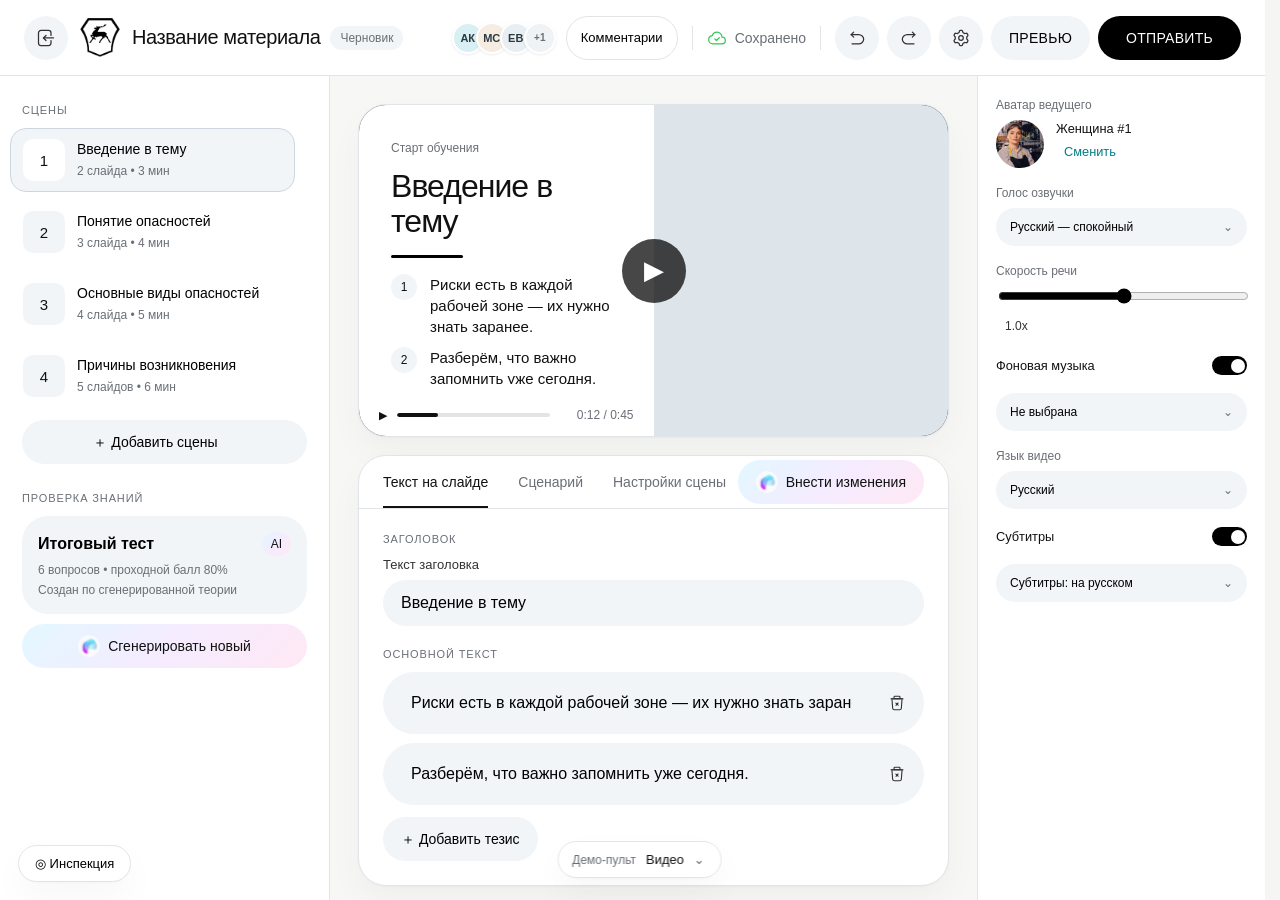
<file: index.html>
<!doctype html>
<html lang="ru">
<head>
<meta charset="utf-8"/>
<meta http-equiv="refresh" content="0; url=prototype.html"/>
<title>Перенаправление…</title>
</head>
<body>
<p><a href="prototype.html">Открыть прототип</a></p>
</body>
</html>
</file>
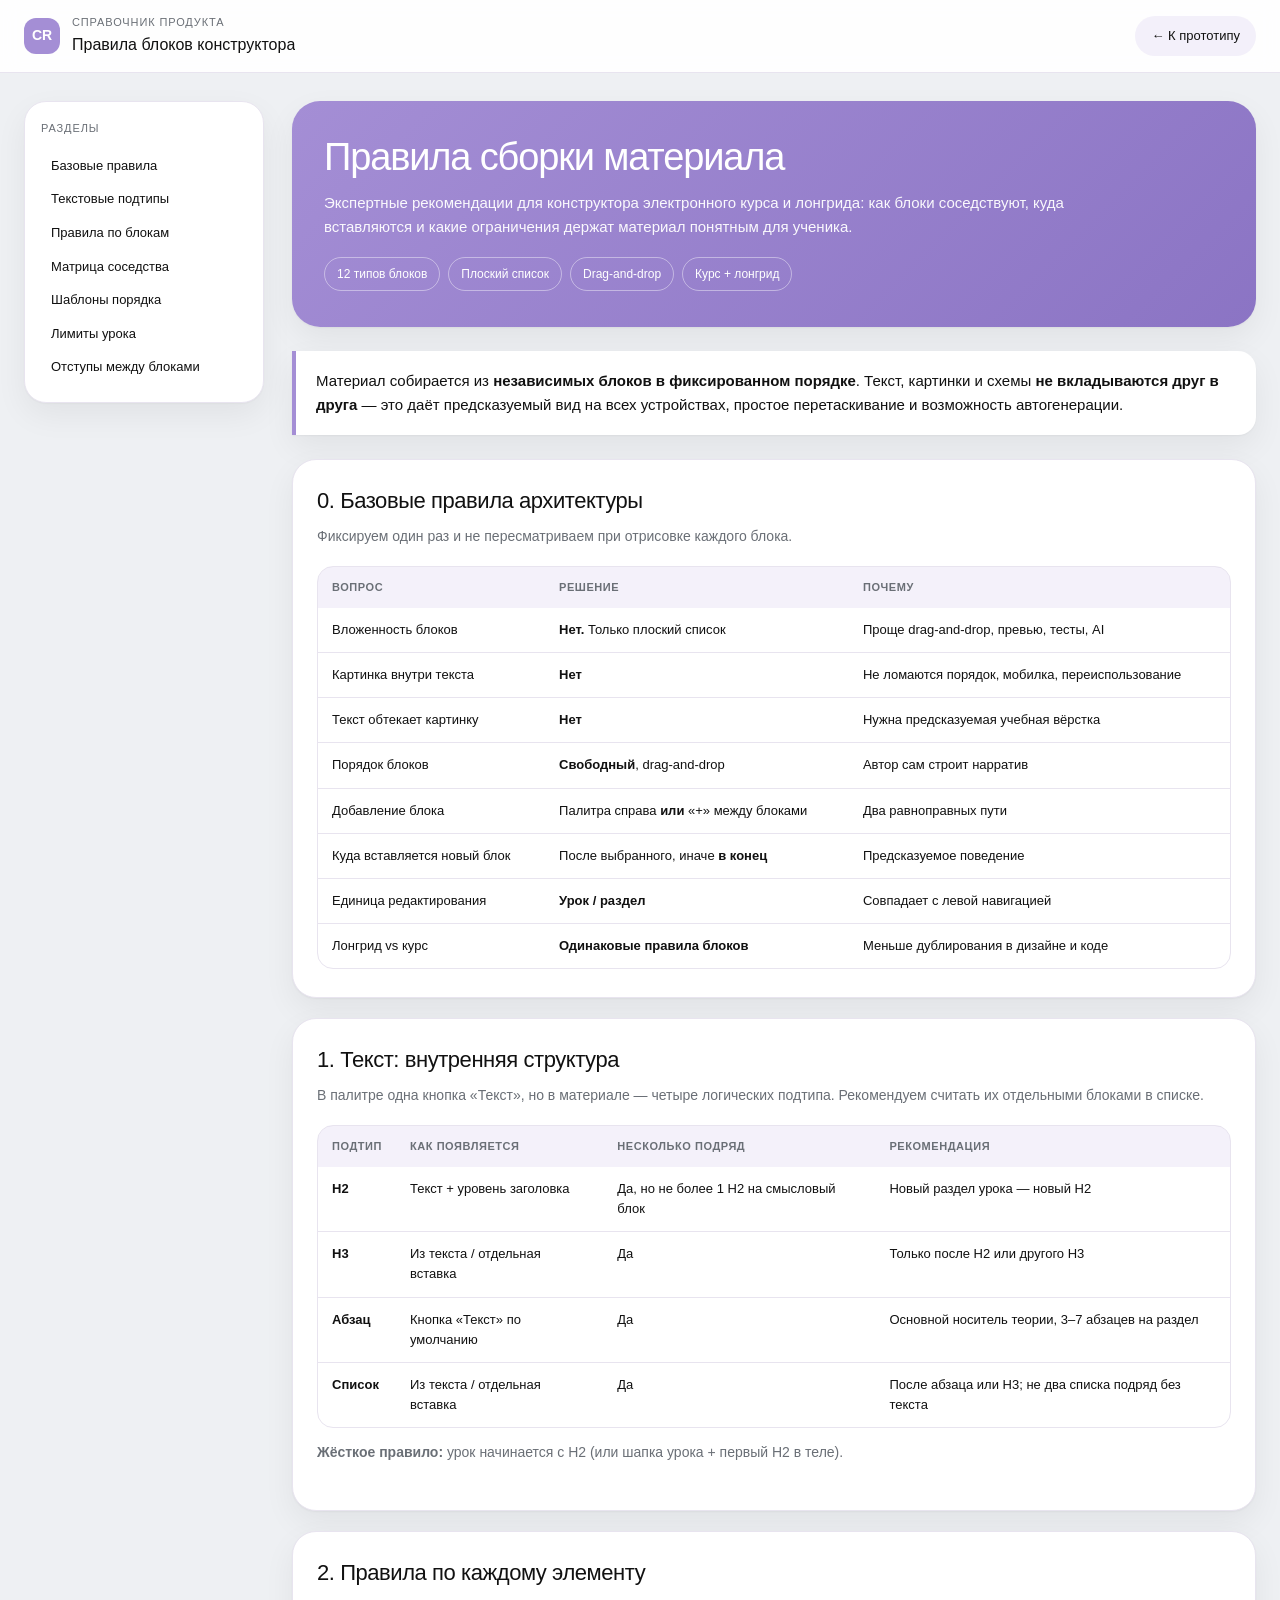
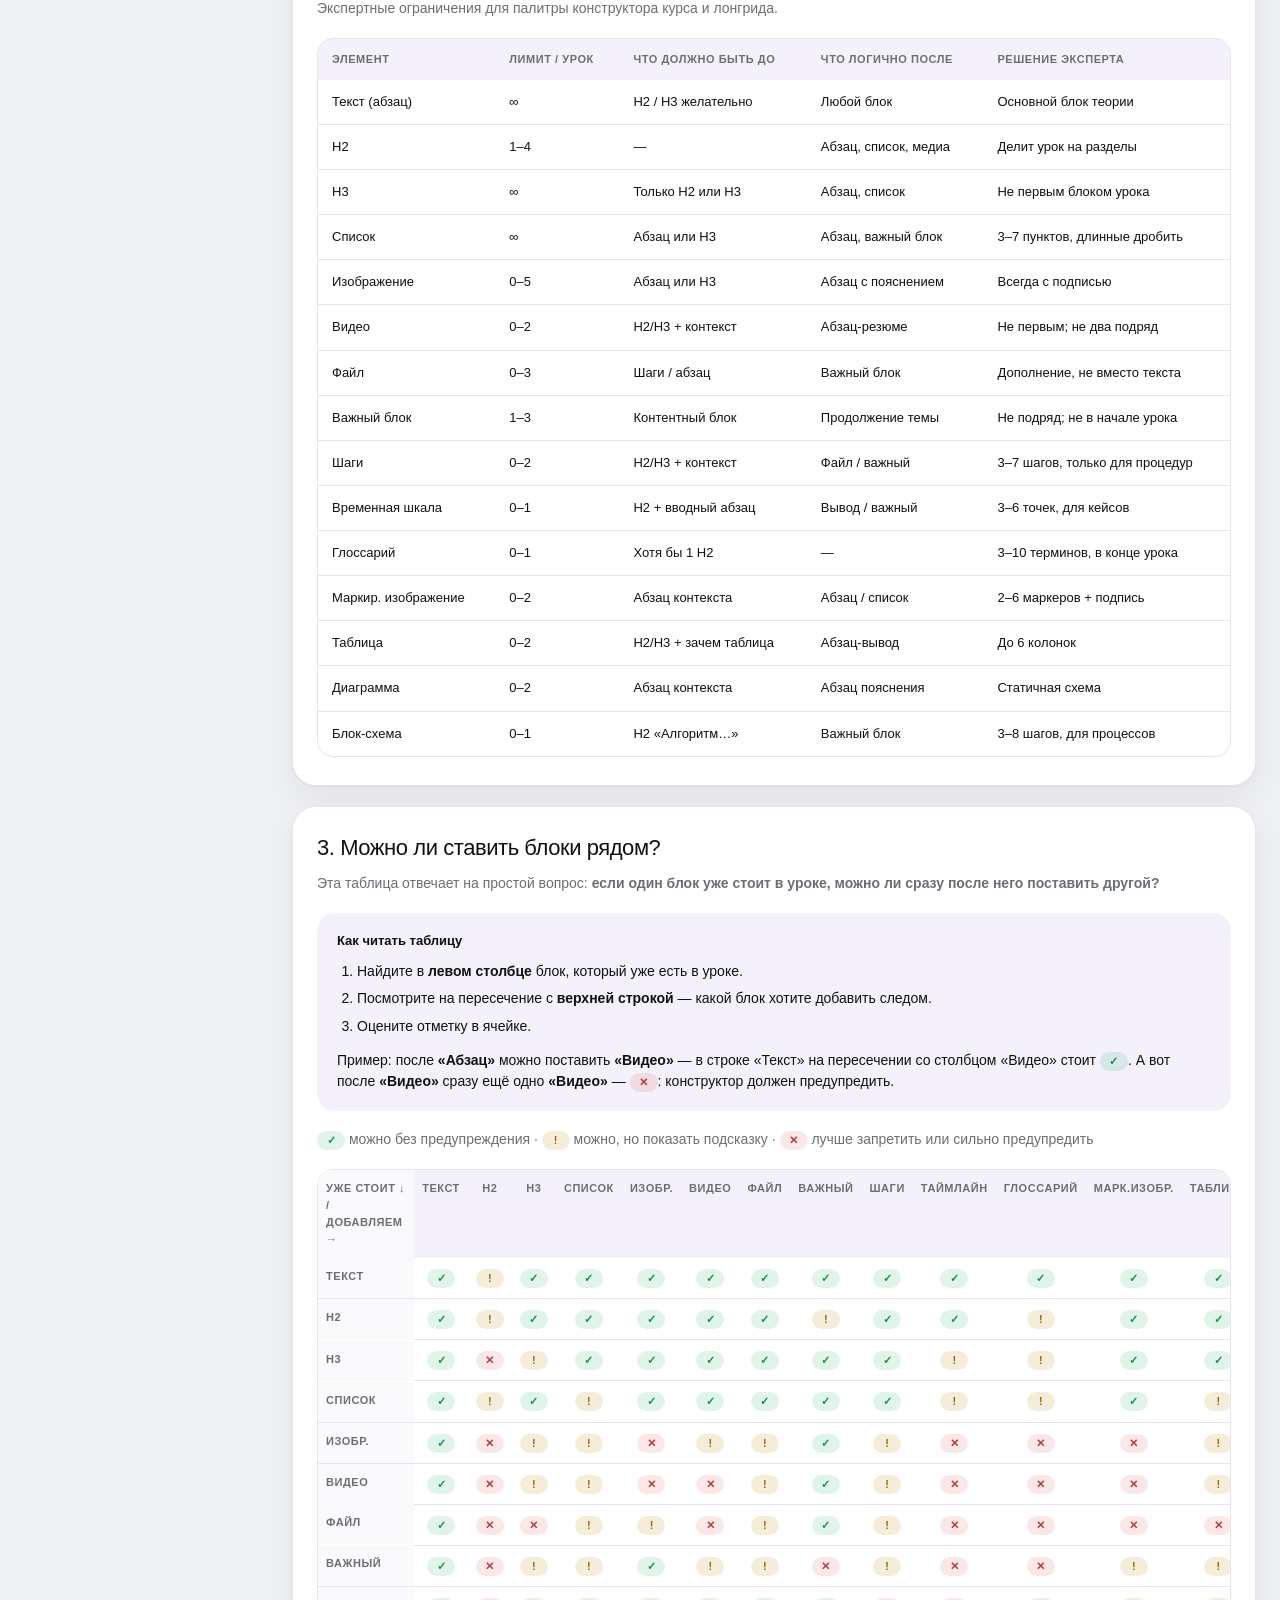
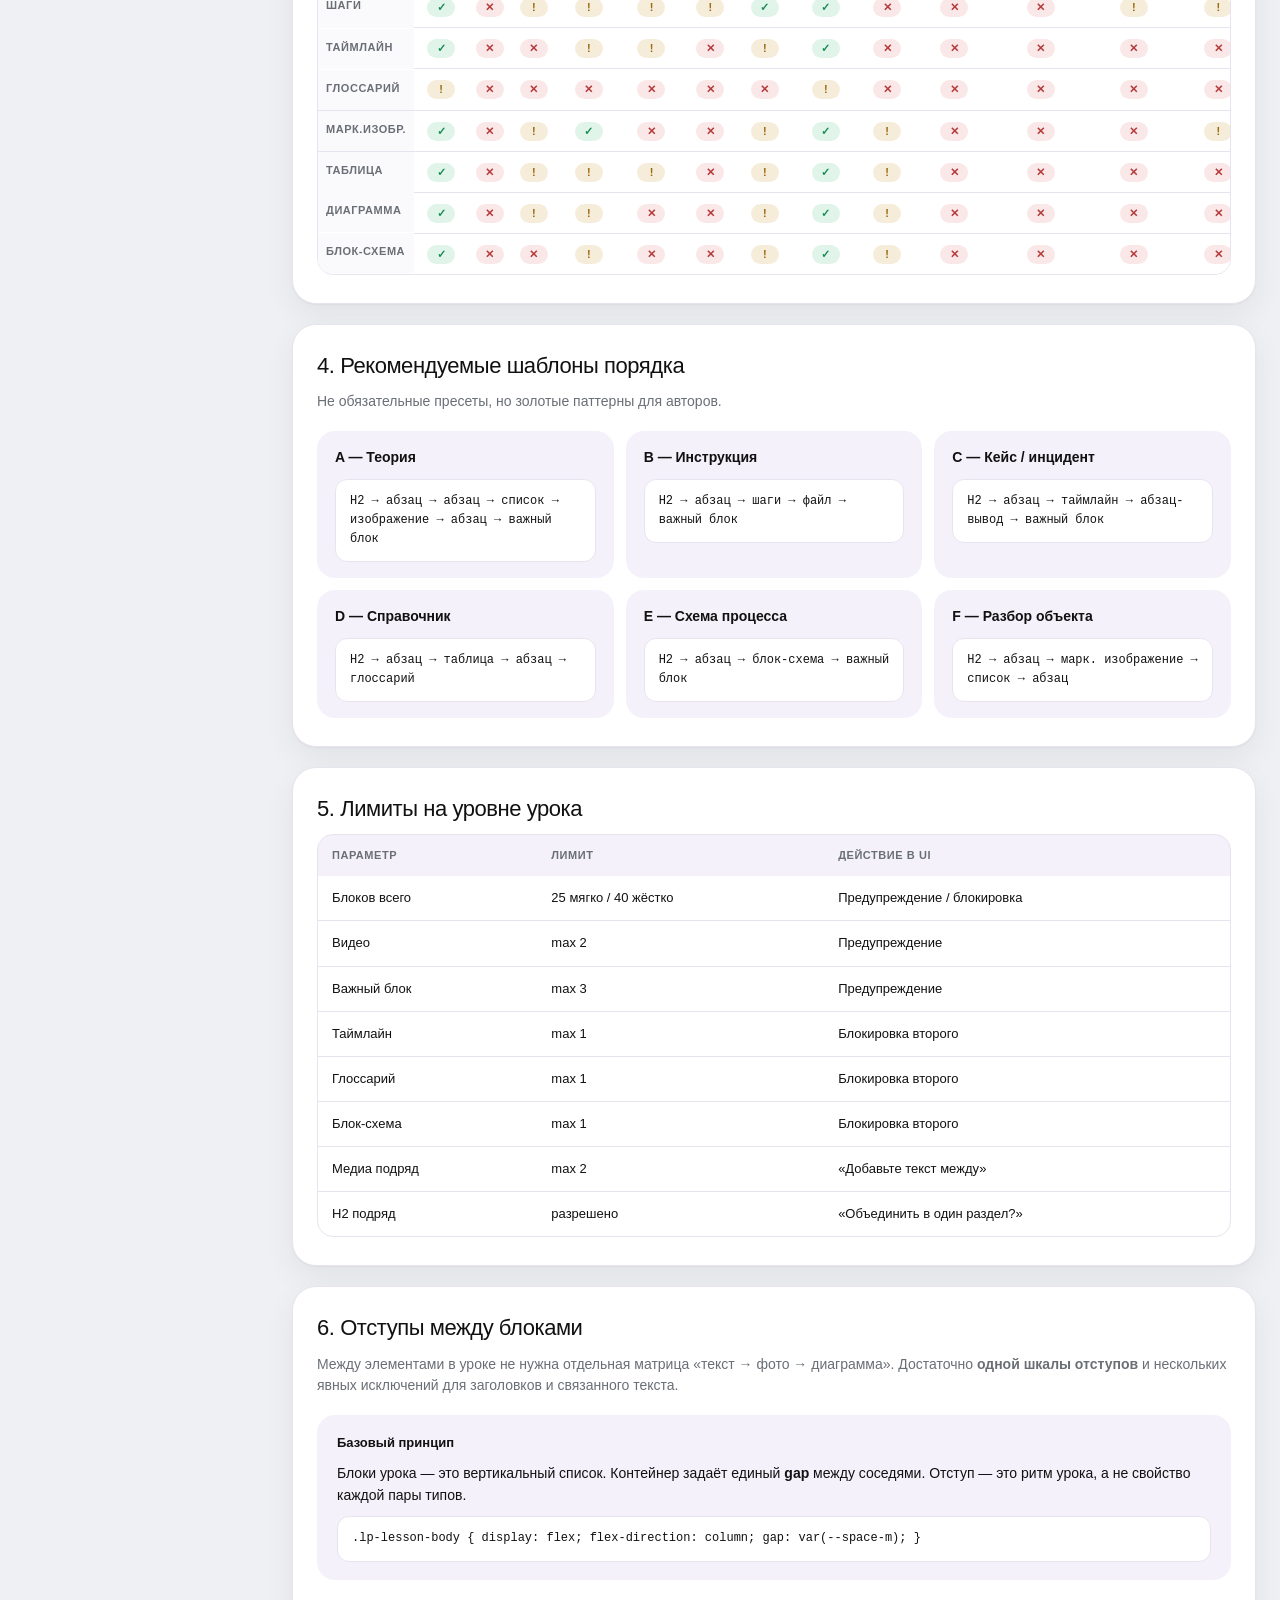
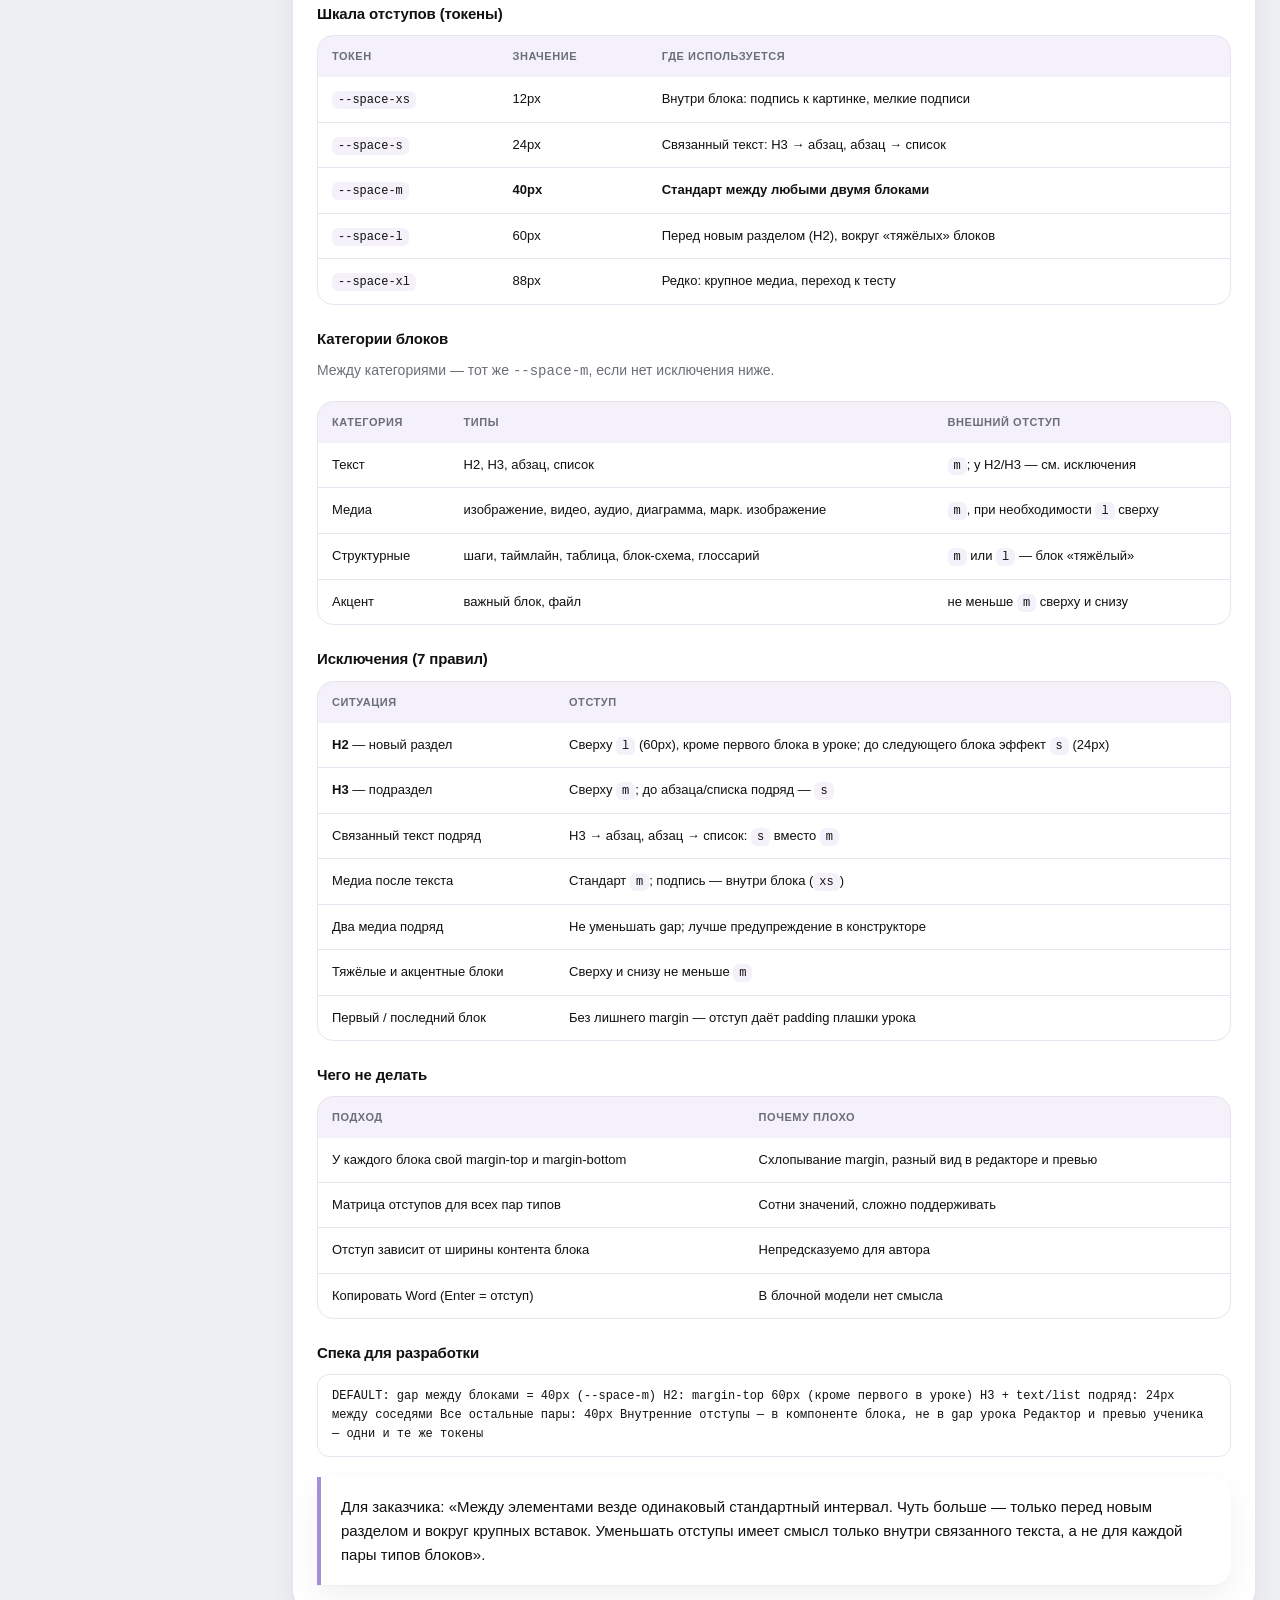
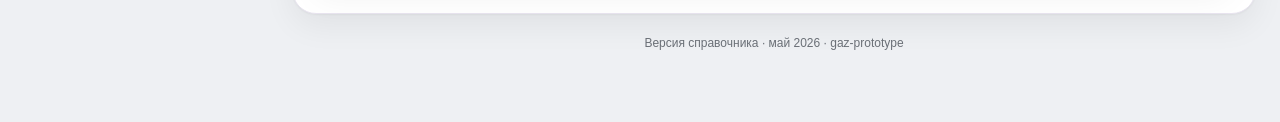
<file: constructor-rules.html>
<!doctype html>
<html lang="ru">
<head>
<meta charset="utf-8"/>
<meta name="viewport" content="width=device-width,initial-scale=1"/>
<title>Правила блоков конструктора — курс и лонгрид</title>
<link rel="stylesheet" href="constructor-rules.css?v=3"/>
</head>
<body>
<header class="cr-top">
  <div class="cr-top-inner">
    <div class="cr-brand">
      <div class="cr-logo" aria-hidden="true">CR</div>
      <div class="cr-brand-text">
        <span class="cr-kicker">Справочник продукта</span>
        <h1 class="cr-title">Правила блоков конструктора</h1>
      </div>
    </div>
    <div class="cr-top-actions">
      <a class="cr-back cr-back--preview is-hidden" id="crBackPreview" href="course-preview.html">← К превью</a>
      <a class="cr-back" href="prototype.html">← К прототипу</a>
    </div>
  </div>
</header>

<div class="cr-layout">
  <nav class="cr-nav" aria-label="Содержание">
    <h2>Разделы</h2>
    <a href="#base">Базовые правила</a>
    <a href="#text">Текстовые подтипы</a>
    <a href="#blocks">Правила по блокам</a>
    <a href="#matrix">Матрица соседства</a>
    <a href="#patterns">Шаблоны порядка</a>
    <a href="#limits">Лимиты урока</a>
    <a href="#spacing">Отступы между блоками</a>
  </nav>

  <main class="cr-main">
    <section class="cr-hero">
      <h1>Правила сборки материала</h1>
      <p>Экспертные рекомендации для конструктора электронного курса и лонгрида: как блоки соседствуют, куда вставляются и какие ограничения держат материал понятным для ученика.</p>
      <div class="cr-tags">
        <span class="cr-tag">12 типов блоков</span>
        <span class="cr-tag">Плоский список</span>
        <span class="cr-tag">Drag-and-drop</span>
        <span class="cr-tag">Курс + лонгрид</span>
      </div>
    </section>

    <blockquote class="cr-quote">
      Материал собирается из <strong>независимых блоков в фиксированном порядке</strong>. Текст, картинки и схемы <strong>не вкладываются друг в друга</strong> — это даёт предсказуемый вид на всех устройствах, простое перетаскивание и возможность автогенерации.
    </blockquote>

    <section class="cr-section" id="base">
      <h2>0. Базовые правила архитектуры</h2>
      <p class="cr-lead">Фиксируем один раз и не пересматриваем при отрисовке каждого блока.</p>
      <div class="cr-table-wrap">
        <table class="cr-table">
          <thead>
            <tr>
              <th>Вопрос</th>
              <th>Решение</th>
              <th>Почему</th>
            </tr>
          </thead>
          <tbody>
            <tr><td>Вложенность блоков</td><td><strong>Нет.</strong> Только плоский список</td><td>Проще drag-and-drop, превью, тесты, AI</td></tr>
            <tr><td>Картинка внутри текста</td><td><strong>Нет</strong></td><td>Не ломаются порядок, мобилка, переиспользование</td></tr>
            <tr><td>Текст обтекает картинку</td><td><strong>Нет</strong></td><td>Нужна предсказуемая учебная вёрстка</td></tr>
            <tr><td>Порядок блоков</td><td><strong>Свободный</strong>, drag-and-drop</td><td>Автор сам строит нарратив</td></tr>
            <tr><td>Добавление блока</td><td>Палитра справа <strong>или</strong> «+» между блоками</td><td>Два равноправных пути</td></tr>
            <tr><td>Куда вставляется новый блок</td><td>После выбранного, иначе <strong>в конец</strong></td><td>Предсказуемое поведение</td></tr>
            <tr><td>Единица редактирования</td><td><strong>Урок / раздел</strong></td><td>Совпадает с левой навигацией</td></tr>
            <tr><td>Лонгрид vs курс</td><td><strong>Одинаковые правила блоков</strong></td><td>Меньше дублирования в дизайне и коде</td></tr>
          </tbody>
        </table>
      </div>
    </section>

    <section class="cr-section" id="text">
      <h2>1. Текст: внутренняя структура</h2>
      <p class="cr-lead">В палитре одна кнопка «Текст», но в материале — четыре логических подтипа. Рекомендуем считать их отдельными блоками в списке.</p>
      <div class="cr-table-wrap">
        <table class="cr-table">
          <thead>
            <tr>
              <th>Подтип</th>
              <th>Как появляется</th>
              <th>Несколько подряд</th>
              <th>Рекомендация</th>
            </tr>
          </thead>
          <tbody>
            <tr><td><strong>H2</strong></td><td>Текст + уровень заголовка</td><td>Да, но не более 1 H2 на смысловый блок</td><td>Новый раздел урока — новый H2</td></tr>
            <tr><td><strong>H3</strong></td><td>Из текста / отдельная вставка</td><td>Да</td><td>Только после H2 или другого H3</td></tr>
            <tr><td><strong>Абзац</strong></td><td>Кнопка «Текст» по умолчанию</td><td>Да</td><td>Основной носитель теории, 3–7 абзацев на раздел</td></tr>
            <tr><td><strong>Список</strong></td><td>Из текста / отдельная вставка</td><td>Да</td><td>После абзаца или H3; не два списка подряд без текста</td></tr>
          </tbody>
        </table>
      </div>
      <p class="cr-foot" style="text-align:left;margin-top:14px"><strong>Жёсткое правило:</strong> урок начинается с H2 (или шапка урока + первый H2 в теле).</p>
    </section>

    <section class="cr-section" id="blocks">
      <h2>2. Правила по каждому элементу</h2>
      <p class="cr-lead">Экспертные ограничения для палитры конструктора курса и лонгрида.</p>
      <div class="cr-table-wrap">
        <table class="cr-table">
          <thead>
            <tr>
              <th>Элемент</th>
              <th>Лимит / урок</th>
              <th>Что должно быть до</th>
              <th>Что логично после</th>
              <th>Решение эксперта</th>
            </tr>
          </thead>
          <tbody>
            <tr><td>Текст (абзац)</td><td>∞</td><td>H2 / H3 желательно</td><td>Любой блок</td><td>Основной блок теории</td></tr>
            <tr><td>H2</td><td>1–4</td><td>—</td><td>Абзац, список, медиа</td><td>Делит урок на разделы</td></tr>
            <tr><td>H3</td><td>∞</td><td>Только H2 или H3</td><td>Абзац, список</td><td>Не первым блоком урока</td></tr>
            <tr><td>Список</td><td>∞</td><td>Абзац или H3</td><td>Абзац, важный блок</td><td>3–7 пунктов, длинные дробить</td></tr>
            <tr><td>Изображение</td><td>0–5</td><td>Абзац или H3</td><td>Абзац с пояснением</td><td>Всегда с подписью</td></tr>
            <tr><td>Видео</td><td>0–2</td><td>H2/H3 + контекст</td><td>Абзац-резюме</td><td>Не первым; не два подряд</td></tr>
            <tr><td>Файл</td><td>0–3</td><td>Шаги / абзац</td><td>Важный блок</td><td>Дополнение, не вместо текста</td></tr>
            <tr><td>Важный блок</td><td>1–3</td><td>Контентный блок</td><td>Продолжение темы</td><td>Не подряд; не в начале урока</td></tr>
            <tr><td>Шаги</td><td>0–2</td><td>H2/H3 + контекст</td><td>Файл / важный</td><td>3–7 шагов, только для процедур</td></tr>
            <tr><td>Временная шкала</td><td>0–1</td><td>H2 + вводный абзац</td><td>Вывод / важный</td><td>3–6 точек, для кейсов</td></tr>
            <tr><td>Глоссарий</td><td>0–1</td><td>Хотя бы 1 H2</td><td>—</td><td>3–10 терминов, в конце урока</td></tr>
            <tr><td>Маркир. изображение</td><td>0–2</td><td>Абзац контекста</td><td>Абзац / список</td><td>2–6 маркеров + подпись</td></tr>
            <tr><td>Таблица</td><td>0–2</td><td>H2/H3 + зачем таблица</td><td>Абзац-вывод</td><td>До 6 колонок</td></tr>
            <tr><td>Диаграмма</td><td>0–2</td><td>Абзац контекста</td><td>Абзац пояснения</td><td>Статичная схема</td></tr>
            <tr><td>Блок-схема</td><td>0–1</td><td>H2 «Алгоритм…»</td><td>Важный блок</td><td>3–8 шагов, для процессов</td></tr>
          </tbody>
        </table>
      </div>
    </section>

    <section class="cr-section" id="matrix">
      <h2>3. Можно ли ставить блоки рядом?</h2>
      <p class="cr-lead">Эта таблица отвечает на простой вопрос: <strong>если один блок уже стоит в уроке, можно ли сразу после него поставить другой?</strong></p>

      <div class="cr-example">
        <p class="cr-example-title">Как читать таблицу</p>
        <ol>
          <li>Найдите в <strong>левом столбце</strong> блок, который уже есть в уроке.</li>
          <li>Посмотрите на пересечение с <strong>верхней строкой</strong> — какой блок хотите добавить следом.</li>
          <li>Оцените отметку в ячейке.</li>
        </ol>
        <p class="cr-example-sample">Пример: после <strong>«Абзац»</strong> можно поставить <strong>«Видео»</strong> — в строке «Текст» на пересечении со столбцом «Видео» стоит <span class="cr-pill cr-pill--ok">✓</span>. А вот после <strong>«Видео»</strong> сразу ещё одно <strong>«Видео»</strong> — <span class="cr-pill cr-pill--no">✕</span>: конструктор должен предупредить.</p>
      </div>

      <p class="cr-lead">
        <span class="cr-pill cr-pill--ok">✓</span> можно без предупреждения ·
        <span class="cr-pill cr-pill--warn">!</span> можно, но показать подсказку ·
        <span class="cr-pill cr-pill--no">✕</span> лучше запретить или сильно предупредить
      </p>
      <div class="cr-table-wrap">
        <table class="cr-table cr-matrix" id="matrixTable"></table>
      </div>
    </section>

    <section class="cr-section" id="patterns">
      <h2>4. Рекомендуемые шаблоны порядка</h2>
      <p class="cr-lead">Не обязательные пресеты, но золотые паттерны для авторов.</p>
      <div class="cr-cards">
        <article class="cr-card">
          <h3>A — Теория</h3>
          <div class="cr-pattern">H2 → абзац → абзац → список → изображение → абзац → важный блок</div>
        </article>
        <article class="cr-card">
          <h3>B — Инструкция</h3>
          <div class="cr-pattern">H2 → абзац → шаги → файл → важный блок</div>
        </article>
        <article class="cr-card">
          <h3>C — Кейс / инцидент</h3>
          <div class="cr-pattern">H2 → абзац → таймлайн → абзац-вывод → важный блок</div>
        </article>
        <article class="cr-card">
          <h3>D — Справочник</h3>
          <div class="cr-pattern">H2 → абзац → таблица → абзац → глоссарий</div>
        </article>
        <article class="cr-card">
          <h3>E — Схема процесса</h3>
          <div class="cr-pattern">H2 → абзац → блок-схема → важный блок</div>
        </article>
        <article class="cr-card">
          <h3>F — Разбор объекта</h3>
          <div class="cr-pattern">H2 → абзац → марк. изображение → список → абзац</div>
        </article>
      </div>
    </section>

    <section class="cr-section" id="limits">
      <h2>5. Лимиты на уровне урока</h2>
      <div class="cr-table-wrap">
        <table class="cr-table">
          <thead>
            <tr><th>Параметр</th><th>Лимит</th><th>Действие в UI</th></tr>
          </thead>
          <tbody>
            <tr><td>Блоков всего</td><td>25 мягко / 40 жёстко</td><td>Предупреждение / блокировка</td></tr>
            <tr><td>Видео</td><td>max 2</td><td>Предупреждение</td></tr>
            <tr><td>Важный блок</td><td>max 3</td><td>Предупреждение</td></tr>
            <tr><td>Таймлайн</td><td>max 1</td><td>Блокировка второго</td></tr>
            <tr><td>Глоссарий</td><td>max 1</td><td>Блокировка второго</td></tr>
            <tr><td>Блок-схема</td><td>max 1</td><td>Блокировка второго</td></tr>
            <tr><td>Медиа подряд</td><td>max 2</td><td>«Добавьте текст между»</td></tr>
            <tr><td>H2 подряд</td><td>разрешено</td><td>«Объединить в один раздел?»</td></tr>
          </tbody>
        </table>
      </div>
    </section>

    <section class="cr-section" id="spacing">
      <h2>6. Отступы между блоками</h2>
      <p class="cr-lead">Между элементами в уроке не нужна отдельная матрица «текст → фото → диаграмма». Достаточно <strong>одной шкалы отступов</strong> и нескольких явных исключений для заголовков и связанного текста.</p>

      <div class="cr-example">
        <p class="cr-example-title">Базовый принцип</p>
        <p class="cr-example-sample">Блоки урока — это вертикальный список. Контейнер задаёт единый <strong>gap</strong> между соседями. Отступ — это ритм урока, а не свойство каждой пары типов.</p>
        <div class="cr-pattern">.lp-lesson-body { display: flex; flex-direction: column; gap: var(--space-m); }</div>
      </div>

      <h3 class="cr-subhead">Шкала отступов (токены)</h3>
      <div class="cr-table-wrap">
        <table class="cr-table">
          <thead>
            <tr><th>Токен</th><th>Значение</th><th>Где используется</th></tr>
          </thead>
          <tbody>
            <tr><td><code>--space-xs</code></td><td>12px</td><td>Внутри блока: подпись к картинке, мелкие подписи</td></tr>
            <tr><td><code>--space-s</code></td><td>24px</td><td>Связанный текст: H3 → абзац, абзац → список</td></tr>
            <tr><td><code>--space-m</code></td><td><strong>40px</strong></td><td><strong>Стандарт между любыми двумя блоками</strong></td></tr>
            <tr><td><code>--space-l</code></td><td>60px</td><td>Перед новым разделом (H2), вокруг «тяжёлых» блоков</td></tr>
            <tr><td><code>--space-xl</code></td><td>88px</td><td>Редко: крупное медиа, переход к тесту</td></tr>
          </tbody>
        </table>
      </div>

      <h3 class="cr-subhead">Категории блоков</h3>
      <p class="cr-lead">Между категориями — тот же <code>--space-m</code>, если нет исключения ниже.</p>
      <div class="cr-table-wrap">
        <table class="cr-table">
          <thead>
            <tr><th>Категория</th><th>Типы</th><th>Внешний отступ</th></tr>
          </thead>
          <tbody>
            <tr><td>Текст</td><td>H2, H3, абзац, список</td><td><code>m</code>; у H2/H3 — см. исключения</td></tr>
            <tr><td>Медиа</td><td>изображение, видео, аудио, диаграмма, марк. изображение</td><td><code>m</code>, при необходимости <code>l</code> сверху</td></tr>
            <tr><td>Структурные</td><td>шаги, таймлайн, таблица, блок-схема, глоссарий</td><td><code>m</code> или <code>l</code> — блок «тяжёлый»</td></tr>
            <tr><td>Акцент</td><td>важный блок, файл</td><td>не меньше <code>m</code> сверху и снизу</td></tr>
          </tbody>
        </table>
      </div>

      <h3 class="cr-subhead">Исключения (7 правил)</h3>
      <div class="cr-table-wrap">
        <table class="cr-table">
          <thead>
            <tr><th>Ситуация</th><th>Отступ</th></tr>
          </thead>
          <tbody>
            <tr><td><strong>H2</strong> — новый раздел</td><td>Сверху <code>l</code> (60px), кроме первого блока в уроке; до следующего блока эффект <code>s</code> (24px)</td></tr>
            <tr><td><strong>H3</strong> — подраздел</td><td>Сверху <code>m</code>; до абзаца/списка подряд — <code>s</code></td></tr>
            <tr><td>Связанный текст подряд</td><td>H3 → абзац, абзац → список: <code>s</code> вместо <code>m</code></td></tr>
            <tr><td>Медиа после текста</td><td>Стандарт <code>m</code>; подпись — внутри блока (<code>xs</code>)</td></tr>
            <tr><td>Два медиа подряд</td><td>Не уменьшать gap; лучше предупреждение в конструкторе</td></tr>
            <tr><td>Тяжёлые и акцентные блоки</td><td>Сверху и снизу не меньше <code>m</code></td></tr>
            <tr><td>Первый / последний блок</td><td>Без лишнего margin — отступ даёт padding плашки урока</td></tr>
          </tbody>
        </table>
      </div>

      <h3 class="cr-subhead">Чего не делать</h3>
      <div class="cr-table-wrap">
        <table class="cr-table">
          <thead>
            <tr><th>Подход</th><th>Почему плохо</th></tr>
          </thead>
          <tbody>
            <tr><td>У каждого блока свой margin-top и margin-bottom</td><td>Схлопывание margin, разный вид в редакторе и превью</td></tr>
            <tr><td>Матрица отступов для всех пар типов</td><td>Сотни значений, сложно поддерживать</td></tr>
            <tr><td>Отступ зависит от ширины контента блока</td><td>Непредсказуемо для автора</td></tr>
            <tr><td>Копировать Word (Enter = отступ)</td><td>В блочной модели нет смысла</td></tr>
          </tbody>
        </table>
      </div>

      <h3 class="cr-subhead">Спека для разработки</h3>
      <div class="cr-pattern">DEFAULT: gap между блоками = 40px (--space-m)

H2: margin-top 60px (кроме первого в уроке)
H3 + text/list подряд: 24px между соседями
Все остальные пары: 40px

Внутренние отступы — в компоненте блока, не в gap урока
Редактор и превью ученика — одни и те же токены</div>

      <blockquote class="cr-quote" style="margin-top:20px;margin-bottom:0">
        Для заказчика: «Между элементами везде одинаковый стандартный интервал. Чуть больше — только перед новым разделом и вокруг крупных вставок. Уменьшать отступы имеет смысл только внутри связанного текста, а не для каждой пары типов блоков».
      </blockquote>
    </section>

    <p class="cr-foot">Версия справочника · май 2026 · gaz-prototype</p>
  </main>
</div>

<script src="constructor-rules.js?v=2"></script>
</body>
</html>
</file>
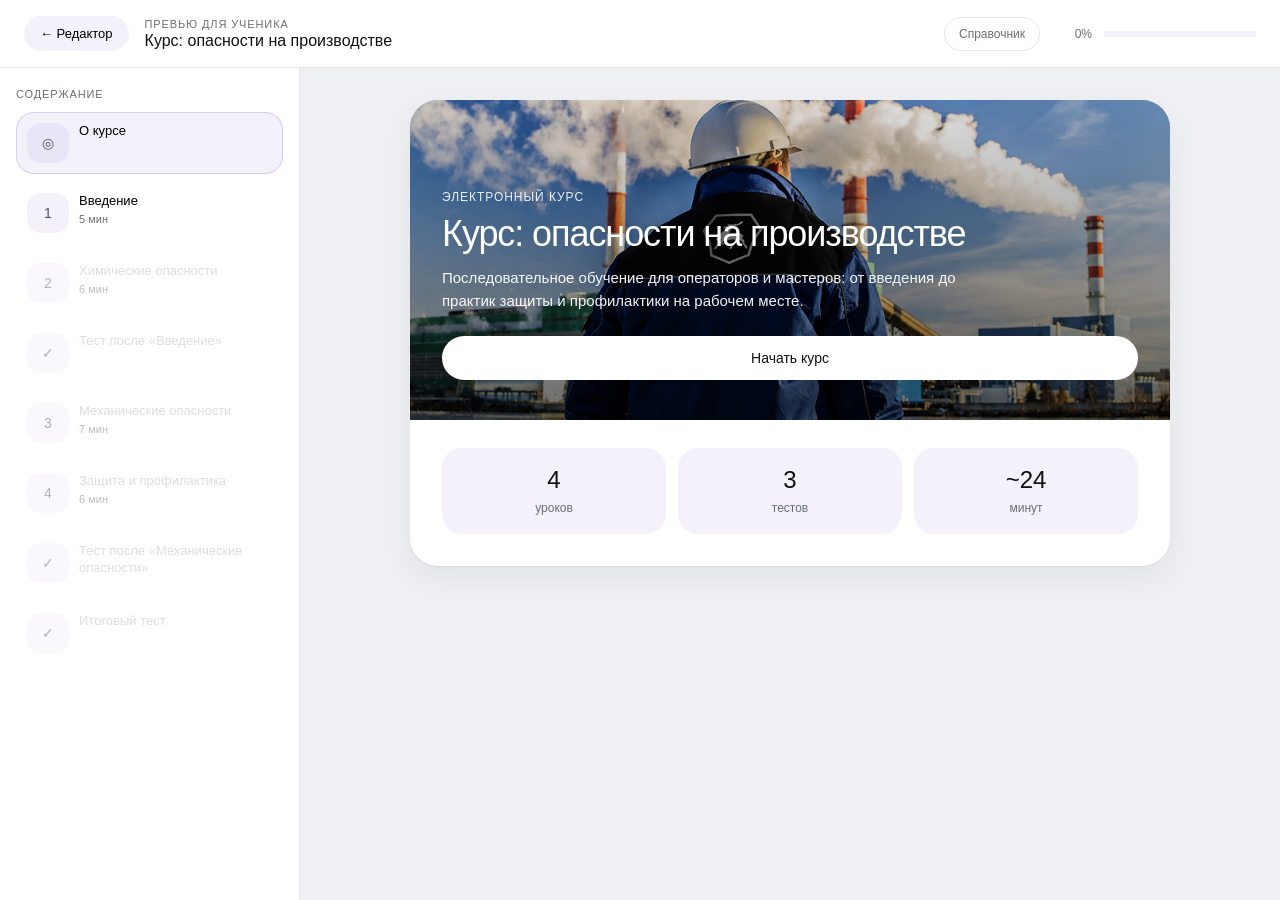
<file: course-preview.html>
<!doctype html>
<html lang="ru">
<head>
<meta charset="utf-8"/>
<meta name="viewport" content="width=device-width,initial-scale=1"/>
<title>Превью курса — ученик</title>
<link rel="stylesheet" href="course-preview.css?v=16"/>
</head>
<body class="lp-theme-purple">
<header class="lp-top">
  <div class="lp-top-left">
    <button type="button" class="lp-exit" id="lpExit" aria-label="Выйти из превью">← Редактор</button>
    <div class="lp-top-title">
      <span class="lp-top-kicker">Превью для ученика</span>
      <h1 id="lpCourseTitle">Курс</h1>
    </div>
  </div>
  <div class="lp-top-right">
    <button type="button" class="lp-rules" id="lpRules" aria-label="Открыть справочник правил">Справочник</button>
    <div class="lp-top-progress">
      <span class="lp-progress-label" id="lpProgressLabel">0%</span>
      <div class="lp-progress-track"><div class="lp-progress-bar" id="lpProgress"></div></div>
    </div>
  </div>
</header>
<div class="lp-shell">
  <aside class="lp-sidebar" aria-label="Содержание курса">
    <p class="lp-sidebar-kicker">Содержание</p>
    <nav class="lp-nav" id="lpNavList"></nav>
  </aside>
  <main class="lp-main" id="lpMain"></main>
</div>
<script src="course-preview.js?v=16"></script>
</body>
</html>
</file>
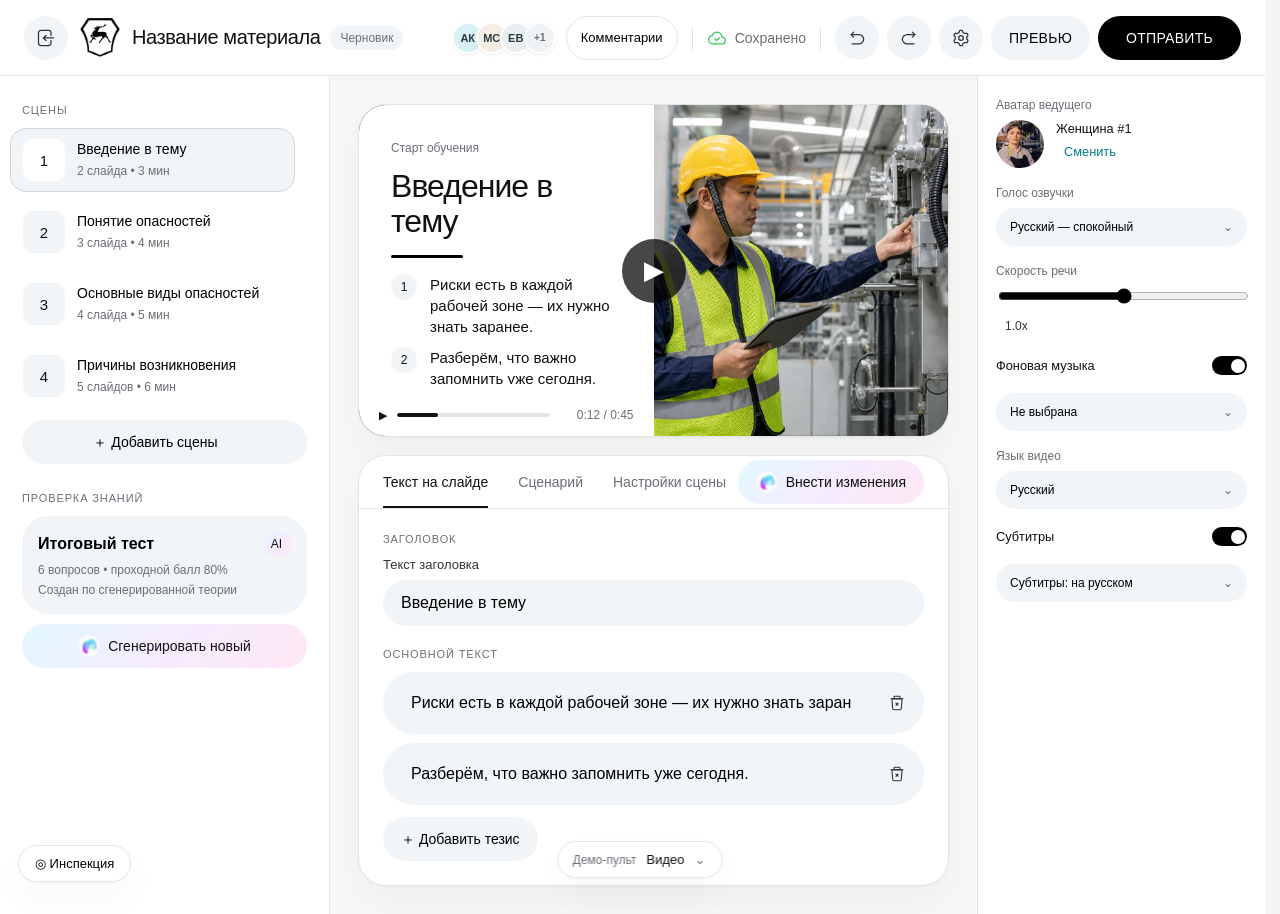
<file: prototype.html>
<!doctype html>
<html lang="ru">
<head>
<meta charset="utf-8"/>
<meta name="viewport" content="width=device-width,initial-scale=1"/>
<title>Редакторы материалов — обновлённый прототип</title>
<link rel="stylesheet" href="styles.css?v=23"/>
</head>
<body>
<header class="top">
  <div class="head">
    <button class="icon-circle" type="button" aria-label="Выход"><img src="assets/icons/Logout icon.svg" alt=""></button>
    <img class="logo" src="assets/logo.png" alt="logo"/>
    <div class="top-title"><h1>Название материала</h1><span class="badge">Черновик</span></div>
  </div>
  <div class="actions">
    <div class="collab-bar">
      <div class="collab-avatars" aria-label="Команда в проекте">
        <span class="collab-avatar" style="background:#D8F0F4" title="Анна К.">АК</span>
        <span class="collab-avatar" style="background:#F5ECE2" title="Михаил С.">МС</span>
        <span class="collab-avatar" style="background:#E9EEF2" title="Елена В.">ЕВ</span>
        <span class="collab-avatar collab-avatar-more" title="Ещё 1">+1</span>
      </div>
      <button type="button" class="btn collab-comments-btn" id="collabCommentsBtn" aria-pressed="false">Комментарии</button>
    </div>
    <span class="top-sep" aria-hidden="true"></span>
    <span class="saved"><img src="assets/icons/Status icon.svg" alt="">Сохранено</span>
    <span class="top-sep" aria-hidden="true"></span>
    <button class="btn icon" type="button" aria-label="Отменить"><img src="assets/icons/Action undo.svg" alt=""></button>
    <button class="btn icon" type="button" aria-label="Повторить"><img src="assets/icons/Action icon.svg" alt=""></button>
    <button class="btn icon" type="button" aria-label="Настройки"><img src="assets/icons/Settings.svg" alt=""></button>
    <button class="btn preview-btn" type="button">ПРЕВЬЮ</button>
    <button class="btn primary" type="button">ОТПРАВИТЬ</button>
  </div>
</header>
<div class="demo-remote" id="demoRemote">
  <button type="button" class="demo-remote-trigger" id="demoRemoteTrigger" aria-expanded="false" aria-controls="demoRemotePanel">
    <span class="demo-remote-label">Демо-пульт</span>
    <span class="demo-remote-mode" id="demoRemoteMode">Видео</span>
    <span class="demo-remote-chevron" aria-hidden="true">⌄</span>
  </button>
  <div class="demo-remote-panel hidden" id="demoRemotePanel">
    <p class="demo-remote-hint">Тип материала для демо</p>
    <div class="switch">
      <button class="sw on" data-mode="video" type="button">Видео</button>
      <button class="sw" data-mode="podcast" type="button">Подкаст</button>
      <button class="sw" data-mode="longread" type="button">Лонгрид</button>
      <button class="sw" data-mode="course" type="button">Электронный курс</button>
    </div>
  </div>
</div>
<section id="video" class="mode"></section><section id="podcast" class="mode hidden"></section><section id="longread" class="mode hidden"></section><section id="course" class="mode hidden"></section>
<aside class="collab-panel hidden" id="collabPanel" aria-label="Комментарии команды">
  <div class="collab-panel-head">
    <div><h3>Комментарии</h3><p class="hint">Совместная работа над материалом</p></div>
    <button type="button" class="ghost collab-panel-close" id="collabPanelClose" aria-label="Закрыть">✕</button>
  </div>
  <div class="collab-panel-tabs"><button type="button" class="collab-tab on">Комментарии</button></div>
  <div class="collab-threads" id="collabThreads"></div>
  <div class="collab-compose"><textarea class="field" placeholder="Оставить комментарий или задачу…"></textarea><button type="button" class="btn primary" style="width:100%;margin-top:10px">Отправить</button></div>
</aside>
<div class="comment-pins hidden" id="commentPins" aria-hidden="true"></div>
<button type="button" class="inspect-toggle" id="inspectToggle" aria-pressed="false" title="Подсветка элементов при наведении">◎ Инспекция</button>
<div class="inspect-tooltip hidden" id="inspectTooltip" aria-hidden="true"></div>
<script src="app.js?v=25"></script>
</body>
</html>
</file>
<file: constructor-rules.css>
:root {
  --cr-bg: #eef0f3;
  --cr-surface: #fff;
  --cr-soft: rgba(164, 142, 213, 0.12);
  --cr-line: #e8e4ef;
  --cr-text: #111;
  --cr-muted: #6a6f76;
  --cr-accent: #a48ed5;
  --cr-accent-deep: #8b74c4;
  --cr-pass: #20b26b;
  --cr-warn: #c98a1a;
  --cr-fail: #d64545;
  --cr-shadow: 0 1px 2px rgba(0, 0, 0, 0.04), 0 12px 32px rgba(0, 0, 0, 0.06);
  --cr-max: 1120px;
  --cr-sidebar: 240px;
}

* { box-sizing: border-box; }

html { scroll-behavior: smooth; }

body {
  margin: 0;
  background: var(--cr-bg);
  color: var(--cr-text);
  font-family: Verdana, Geneva, sans-serif;
  font-weight: 400;
  line-height: 1.55;
}

.cr-top {
  position: sticky;
  top: 0;
  z-index: 30;
  background: rgba(255, 255, 255, 0.92);
  backdrop-filter: blur(10px);
  border-bottom: 1px solid var(--cr-line);
}

.cr-top-inner {
  max-width: calc(var(--cr-max) + var(--cr-sidebar) + 48px);
  margin: 0 auto;
  padding: 14px 24px;
  display: flex;
  align-items: center;
  justify-content: space-between;
  gap: 16px;
}

.cr-brand {
  display: flex;
  align-items: center;
  gap: 12px;
  min-width: 0;
}

.cr-logo {
  width: 36px;
  height: 36px;
  border-radius: 12px;
  background: var(--cr-accent);
  color: #fff;
  display: grid;
  place-items: center;
  font-size: 14px;
  font-weight: 700;
  flex: 0 0 auto;
}

.cr-brand-text { min-width: 0; }

.cr-kicker {
  display: block;
  font-size: 11px;
  color: var(--cr-muted);
  text-transform: uppercase;
  letter-spacing: 0.08em;
  margin-bottom: 2px;
}

.cr-title {
  margin: 0;
  font-size: 16px;
  font-weight: 400;
  white-space: nowrap;
  overflow: hidden;
  text-overflow: ellipsis;
}

.cr-back {
  border: 0;
  background: var(--cr-soft);
  border-radius: 999px;
  padding: 10px 16px;
  font: inherit;
  font-size: 13px;
  color: var(--cr-text);
  text-decoration: none;
  white-space: nowrap;
}

.cr-back:hover { background: rgba(164, 142, 213, 0.2); }

.cr-top-actions {
  display: flex;
  align-items: center;
  gap: 8px;
  flex-wrap: wrap;
  justify-content: flex-end;
}

.cr-back--preview {
  background: var(--cr-accent);
  color: #fff;
}

.cr-back--preview:hover {
  background: var(--cr-accent-deep);
  color: #fff;
}

.cr-back.is-hidden { display: none; }

.cr-layout {
  max-width: calc(var(--cr-max) + var(--cr-sidebar) + 48px);
  margin: 0 auto;
  padding: 28px 24px 64px;
  display: grid;
  grid-template-columns: var(--cr-sidebar) minmax(0, 1fr);
  gap: 28px;
  align-items: start;
}

.cr-nav {
  position: sticky;
  top: 76px;
  background: var(--cr-surface);
  border: 1px solid var(--cr-line);
  border-radius: 22px;
  padding: 18px 16px;
  box-shadow: var(--cr-shadow);
}

.cr-nav h2 {
  margin: 0 0 12px;
  font-size: 11px;
  font-weight: 400;
  color: var(--cr-muted);
  text-transform: uppercase;
  letter-spacing: 0.08em;
}

.cr-nav a {
  display: block;
  padding: 8px 10px;
  border-radius: 12px;
  color: var(--cr-text);
  text-decoration: none;
  font-size: 13px;
  line-height: 1.35;
}

.cr-nav a:hover { background: var(--cr-soft); }

.cr-main { min-width: 0; }

.cr-hero {
  background: linear-gradient(135deg, var(--cr-accent) 0%, var(--cr-accent-deep) 100%);
  color: #fff;
  border-radius: 28px;
  padding: 36px 32px;
  margin-bottom: 24px;
  box-shadow: var(--cr-shadow);
}

.cr-hero h1 {
  margin: 0 0 12px;
  font-size: clamp(28px, 4vw, 38px);
  font-weight: 400;
  line-height: 1.1;
  letter-spacing: -0.03em;
}

.cr-hero p {
  margin: 0;
  max-width: 760px;
  font-size: 15px;
  line-height: 1.6;
  opacity: 0.95;
}

.cr-tags {
  display: flex;
  flex-wrap: wrap;
  gap: 8px;
  margin-top: 18px;
}

.cr-tag {
  display: inline-flex;
  align-items: center;
  padding: 7px 12px;
  border: 1px solid rgba(255, 255, 255, 0.42);
  border-radius: 999px;
  font-size: 12px;
}

.cr-quote {
  background: var(--cr-surface);
  border-left: 4px solid var(--cr-accent);
  border-radius: 0 18px 18px 0;
  padding: 18px 20px;
  margin: 0 0 24px;
  box-shadow: var(--cr-shadow);
  font-size: 15px;
  line-height: 1.6;
}

.cr-section {
  background: var(--cr-surface);
  border: 1px solid var(--cr-line);
  border-radius: 24px;
  padding: 24px 24px 28px;
  margin-bottom: 20px;
  box-shadow: var(--cr-shadow);
}

.cr-section h2 {
  margin: 0 0 8px;
  font-size: 22px;
  font-weight: 400;
  letter-spacing: -0.02em;
}

.cr-section > p,
.cr-lead {
  margin: 0 0 18px;
  color: var(--cr-muted);
  font-size: 14px;
  line-height: 1.55;
}

.cr-subhead {
  margin: 22px 0 10px;
  font-size: 15px;
  font-weight: 600;
  letter-spacing: -0.01em;
}

.cr-table code {
  font-family: ui-monospace, SFMono-Regular, Menlo, monospace;
  font-size: 12px;
  background: var(--cr-soft);
  padding: 2px 6px;
  border-radius: 6px;
}

.cr-table-wrap {
  overflow: auto;
  border: 1px solid var(--cr-line);
  border-radius: 16px;
  background: #fff;
}

table.cr-table {
  width: 100%;
  border-collapse: collapse;
  font-size: 13px;
  min-width: 640px;
}

.cr-table th,
.cr-table td {
  padding: 12px 14px;
  text-align: left;
  vertical-align: top;
  border-bottom: 1px solid var(--cr-line);
}

.cr-table th {
  background: var(--cr-soft);
  font-size: 11px;
  font-weight: 600;
  text-transform: uppercase;
  letter-spacing: 0.05em;
  color: var(--cr-muted);
}

.cr-table tr:last-child td,
.cr-table tr:last-child th { border-bottom: 0; }

.cr-table tbody tr:hover td { background: rgba(164, 142, 213, 0.05); }

.cr-matrix {
  min-width: 980px;
  font-size: 12px;
}

.cr-matrix th,
.cr-matrix td {
  text-align: center;
  padding: 10px 8px;
}

.cr-matrix th:first-child,
.cr-matrix td:first-child {
  text-align: left;
  font-weight: 600;
  background: #faf9fc;
  position: sticky;
  left: 0;
  z-index: 1;
}

.cr-pill {
  display: inline-flex;
  align-items: center;
  justify-content: center;
  min-width: 28px;
  padding: 4px 8px;
  border-radius: 999px;
  font-size: 11px;
  font-weight: 700;
  line-height: 1;
}

.cr-pill--ok { background: rgba(32, 178, 107, 0.14); color: #168a50; }
.cr-pill--warn { background: rgba(201, 138, 26, 0.16); color: #9a6a12; }
.cr-pill--no { background: rgba(214, 69, 69, 0.12); color: #b53a3a; }

.cr-cards {
  display: grid;
  grid-template-columns: repeat(auto-fit, minmax(260px, 1fr));
  gap: 12px;
}

.cr-card {
  background: var(--cr-soft);
  border-radius: 18px;
  padding: 16px 18px;
}

.cr-card h3 {
  margin: 0 0 8px;
  font-size: 14px;
  font-weight: 600;
}

.cr-card p,
.cr-card ol {
  margin: 0;
  font-size: 13px;
  color: var(--cr-muted);
  line-height: 1.5;
}

.cr-card ol {
  padding-left: 18px;
}

.cr-card li { margin-bottom: 4px; }

.cr-example {
  background: var(--cr-soft);
  border-radius: 18px;
  padding: 18px 20px;
  margin-bottom: 18px;
}

.cr-example-title {
  margin: 0 0 10px;
  font-size: 13px;
  font-weight: 600;
}

.cr-example ol {
  margin: 0 0 12px;
  padding-left: 20px;
  font-size: 14px;
  line-height: 1.55;
}

.cr-example li { margin-bottom: 6px; }

.cr-example-sample {
  margin: 0;
  font-size: 14px;
  line-height: 1.55;
  color: var(--cr-text);
}

.cr-pattern {
  font-family: ui-monospace, SFMono-Regular, Menlo, monospace;
  font-size: 12px;
  line-height: 1.6;
  color: var(--cr-text);
  background: #fff;
  border-radius: 12px;
  padding: 12px 14px;
  margin-top: 10px;
  border: 1px solid var(--cr-line);
}

.cr-foot {
  margin-top: 8px;
  font-size: 12px;
  color: var(--cr-muted);
  text-align: center;
}

@media (max-width: 960px) {
  .cr-layout {
    grid-template-columns: 1fr;
    padding: 20px 16px 48px;
  }

  .cr-nav {
    position: static;
    display: grid;
    grid-template-columns: repeat(2, minmax(0, 1fr));
    gap: 4px;
  }

  .cr-nav h2 { grid-column: 1 / -1; }

  .cr-hero { padding: 28px 22px; }

  .cr-section { padding: 20px 18px 22px; }
}

@media (max-width: 560px) {
  .cr-nav { grid-template-columns: 1fr; }

  .cr-top-inner { padding: 12px 16px; }
}
</file>
<file: course-preview.css>
:root{
  --lp-bg:#EEF0F3;--lp-surface:#fff;--lp-soft:rgba(164,142,213,.12);--lp-line:#E8E4EF;
  --lp-text:#111;--lp-muted:#6A6F76;--lp-accent:#A48ED5;--lp-accent-soft:rgba(164,142,213,.12);
  --lp-pass:#20B26B;--lp-fail:#D64545;--lp-shadow:0 1px 2px rgba(0,0,0,.04),0 12px 32px rgba(0,0,0,.06);
  --lp-sidebar:300px;--lp-max:760px;
}
*{box-sizing:border-box}
body.lp-theme-blue,body.lp-theme-purple{margin:0;background:var(--lp-bg);color:var(--lp-text);font-family:Verdana,sans-serif;font-weight:400;min-height:100vh;display:flex;flex-direction:column}
.lp-top{height:68px;background:#fff;border-bottom:1px solid var(--lp-line);display:flex;align-items:center;justify-content:space-between;padding:0 24px;gap:24px;position:sticky;top:0;z-index:20}
.lp-top-left{display:flex;align-items:center;gap:16px;min-width:0}
.lp-exit{border:0;background:var(--lp-soft);border-radius:999px;padding:10px 16px;font-size:13px;cursor:pointer;font-family:inherit;white-space:nowrap}
.lp-top-title{min-width:0}
.lp-top-kicker{display:block;font-size:11px;color:var(--lp-muted);text-transform:uppercase;letter-spacing:.08em;margin-bottom:2px}
.lp-top-title h1{margin:0;font-size:16px;font-weight:400;white-space:nowrap;overflow:hidden;text-overflow:ellipsis}
.lp-top-progress{display:flex;align-items:center;gap:12px;min-width:200px}
.lp-top-right{display:flex;align-items:center;gap:16px;flex-shrink:0}
.lp-rules{border:1px solid var(--lp-line);background:#fff;border-radius:999px;padding:9px 14px;font-size:12px;cursor:pointer;font-family:inherit;color:var(--lp-muted);white-space:nowrap;transition:.15s}
.lp-rules:hover{border-color:rgba(164,142,213,.45);color:var(--lp-accent);background:var(--lp-accent-soft)}
.lp-progress-label{font-size:12px;color:var(--lp-muted);width:36px;text-align:right}
.lp-progress-track{flex:1;height:6px;background:var(--lp-soft);border-radius:999px;overflow:hidden}
.lp-progress-bar{height:100%;width:0;background:var(--lp-accent);border-radius:999px;transition:width .3s}
.lp-shell{flex:1;display:grid;grid-template-columns:var(--lp-sidebar) minmax(0,1fr);min-height:calc(100vh - 68px);align-items:stretch}
.lp-sidebar{background:#fff;border-right:1px solid var(--lp-line);padding:20px 16px;position:sticky;top:68px;height:calc(100vh - 68px);min-height:calc(100vh - 68px);overflow-y:auto;z-index:10}
.lp-sidebar-kicker{margin:0 0 12px;font-size:11px;color:var(--lp-muted);text-transform:uppercase;letter-spacing:.08em}
.lp-nav{display:flex;flex-direction:column;gap:8px}
.lp-nav-item{width:100%;border:1px solid transparent;background:#fff;border-radius:18px;padding:10px;display:grid;grid-template-columns:42px 1fr;gap:10px;text-align:left;cursor:pointer;font-family:inherit;transition:.15s}
.lp-nav-item:hover:not(:disabled){background:var(--lp-soft)}
.lp-nav-item.is-current{background:var(--lp-accent-soft);border-color:rgba(164,142,213,.35)}
.lp-nav-item.is-done .lp-nav-thumb{background:rgba(32,178,107,.12);color:var(--lp-pass)}
.lp-nav-item.is-locked{opacity:.45;cursor:not-allowed}
.lp-nav-thumb{height:40px;border-radius:14px;background:var(--lp-soft);display:flex;align-items:center;justify-content:center;font-size:14px;color:#555}
.lp-nav-title{display:block;font-size:13px;line-height:1.3}
.lp-nav-meta{display:block;font-size:11px;color:var(--lp-muted);margin-top:3px}
.lp-main{padding:32px 40px 56px;overflow:auto;min-width:0;background:var(--lp-bg)}

/* White plate */
.lp-plate{background:#fff;border-radius:28px;overflow:hidden;box-shadow:var(--lp-shadow);max-width:var(--lp-max);margin:0 auto}
.lp-plate-body{padding:28px 32px 32px}
.lp-cover,.lp-lesson,.lp-test{max-width:var(--lp-max);margin:0 auto}

/* Purple lesson hero */
.lp-lesson-hero{margin:0;padding:36px 32px 32px;background:var(--lp-accent);color:#fff;border:0}
.lp-lesson-title{margin:0;font-size:36px;font-weight:400;line-height:1.1;letter-spacing:-.03em}
.lp-lesson-tags{display:flex;flex-wrap:wrap;gap:8px;margin-top:16px}
.lp-lesson-tags span{display:inline-flex;align-items:center;padding:7px 14px;border:1px solid rgba(255,255,255,.45);border-radius:999px;font-size:12px;line-height:1;white-space:nowrap}

/* Cover */
.lp-cover .lp-lesson-hero{padding:0}
.lp-cover-hero{min-height:320px;background-color:var(--lp-accent);background-position:center;background-size:cover;background-repeat:no-repeat;position:relative;overflow:hidden}
.lp-cover-hero::before{content:"";position:absolute;inset:0;background:linear-gradient(180deg,rgba(0,0,0,.12) 0%,rgba(0,0,0,.58) 100%);z-index:0}
.lp-cover-hero-inner{position:relative;z-index:1;min-height:320px;padding:40px 32px;display:flex;flex-direction:column;justify-content:flex-end;color:#fff}
.lp-kicker{margin:0 0 10px;font-size:12px;opacity:.9;text-transform:uppercase;letter-spacing:.08em}
.lp-cover-title{margin:0 0 12px;font-size:clamp(28px,4vw,36px);font-weight:400;line-height:1.1;letter-spacing:-.03em}
.lp-cover-desc{margin:0 0 24px;max-width:560px;font-size:15px;line-height:1.55;opacity:.95}
.lp-cover-stats{display:grid;grid-template-columns:repeat(3,1fr);gap:12px}
.lp-cover-stats div{background:var(--lp-soft);border-radius:20px;padding:18px;text-align:center}
.lp-cover-stats b{display:block;font-size:24px;font-weight:400;margin-bottom:4px}
.lp-cover-stats span{font-size:12px;color:var(--lp-muted)}

.lp-lesson-body{display:flex;flex-direction:column;gap:24px}
.lp-lesson-foot{margin-top:32px;padding-top:24px;border-top:1px solid var(--lp-line)}
.lp-btn{border:0;background:var(--lp-soft);border-radius:999px;padding:14px 24px;font-size:14px;font-family:inherit;cursor:pointer}
.lp-btn--primary{background:var(--lp-accent);color:#fff;padding:14px 28px}
.lp-btn--primary:hover{filter:brightness(1.05)}
.lp-btn--start{background:#fff;color:#111;padding:14px 28px;font-size:14px}
.lp-btn--start:hover{filter:brightness(.97)}

.lp-block{display:block}
.lp-block-label{font-size:11px;color:var(--lp-muted);text-transform:uppercase;letter-spacing:.08em;margin-bottom:10px}
.lp-h2{margin:0;font-size:24px;font-weight:400;letter-spacing:-.03em;line-height:1.2}
.lp-h3{margin:0;font-size:18px;font-weight:400;letter-spacing:-.02em;line-height:1.3}
.lp-text{margin:0;font-size:16px;line-height:1.65}
.lp-list{margin:0;padding-left:22px;line-height:1.65;font-size:16px}
.lp-list li{margin-bottom:8px}
.lp-list li:last-child{margin-bottom:0}
.lp-figure{margin:0}
.lp-media{border-radius:20px;overflow:hidden;background:var(--lp-soft)}
.lp-media img{display:block;width:100%;height:auto;max-height:360px;object-fit:cover}
.lp-caption{margin-top:10px;font-size:12px;color:var(--lp-muted);line-height:1.45}
.lp-info{display:flex;gap:14px;align-items:flex-start;background:var(--lp-soft);border-radius:20px;padding:16px 18px}
.lp-info-icon{width:28px;height:28px;border-radius:50%;background:var(--lp-accent);color:#fff;display:flex;align-items:center;justify-content:center;font-size:14px;font-weight:700;flex:0 0 auto}
.lp-info p{margin:0;font-size:15px;line-height:1.55}

/* Steps — screenshot 3 */
.lp-steps{margin:0;padding:0;list-style:none;display:flex;flex-direction:column;gap:12px}
.lp-step{display:grid;grid-template-columns:72px 1fr;gap:12px;align-items:stretch}
.lp-step-badge{display:flex;align-items:center;justify-content:center;min-height:72px;border-radius:14px;background:var(--lp-accent);color:#fff;font-size:11px;font-weight:600;line-height:1.2;text-align:center;padding:8px 6px}
.lp-step-card{background:var(--lp-accent-soft);border-radius:16px;padding:16px 18px;min-height:72px;display:flex;flex-direction:column;justify-content:center;gap:6px}
.lp-step-title{margin:0;font-size:16px;font-weight:600;line-height:1.3;color:var(--lp-text)}
.lp-step-text{margin:0;font-size:14px;line-height:1.5;color:var(--lp-muted)}

/* Timeline — screenshot 3 */
.lp-timeline{display:flex;flex-direction:column;gap:20px;position:relative;padding:8px 0}
.lp-timeline::before{content:"";position:absolute;left:50%;top:0;bottom:0;width:2px;background:var(--lp-accent);transform:translateX(-50%);z-index:0}
.lp-tl-item{display:grid;grid-template-columns:1fr 36px 1fr;align-items:center;gap:12px;position:relative;z-index:1}
.lp-tl-marker{width:36px;height:36px;border-radius:50%;background:var(--lp-accent);color:#fff;display:flex;align-items:center;justify-content:center;font-size:14px;font-weight:600;justify-self:center;grid-column:2;grid-row:1}
.lp-tl-card{background:var(--lp-accent-soft);border-radius:16px;padding:14px 16px;min-height:64px;display:flex;flex-direction:column;justify-content:center;gap:4px}
.lp-tl-item--right .lp-tl-card{grid-column:3;grid-row:1;text-align:left}
.lp-tl-item--left .lp-tl-card{grid-column:1;grid-row:1;text-align:right}
.lp-tl-time{display:block;font-size:12px;color:var(--lp-accent);font-weight:600;margin-bottom:2px}
.lp-tl-text{margin:0;font-size:14px;line-height:1.5;color:var(--lp-text)}

.lp-glossary{display:flex;flex-direction:column;gap:10px;margin:0}
.lp-glossary-row{background:#fff;border:1px solid var(--lp-line);border-radius:16px;padding:14px 16px}
.lp-glossary dt{margin:0 0 6px;font-size:14px;font-weight:600}
.lp-glossary dd{margin:0;font-size:14px;color:var(--lp-muted);line-height:1.5}
.lp-video{position:relative;border-radius:20px;overflow:hidden;background:#111}
.lp-video-poster{display:block;width:100%;aspect-ratio:16/9;object-fit:cover;opacity:.88}
.lp-video-play{position:absolute;left:50%;top:50%;transform:translate(-50%,-50%);width:64px;height:64px;border:0;border-radius:50%;background:rgba(0,0,0,.72);color:#fff;font-size:24px;cursor:pointer}
.lp-video-meta{position:absolute;left:0;right:0;bottom:0;padding:16px 18px;background:linear-gradient(180deg,transparent,rgba(0,0,0,.75));color:#fff;display:flex;justify-content:space-between;gap:12px;font-size:13px}
.lp-audio{background:#fff;border:1px solid var(--lp-line);border-radius:22px;padding:18px;display:grid;grid-template-columns:88px 1fr;gap:18px;box-shadow:var(--lp-shadow)}
.lp-audio-cover{width:88px;height:88px;border-radius:18px;background:linear-gradient(135deg,#D5DCE2,#F1F5F8) center/cover no-repeat;flex:0 0 auto}
.lp-audio-body{min-width:0;display:flex;flex-direction:column;gap:12px}
.lp-audio-title{margin:0;font-size:15px;line-height:1.4;font-weight:400}
.lp-audio-player{display:grid;grid-template-columns:auto 1fr auto;gap:12px;align-items:center}
.lp-audio-play{width:44px;height:44px;border:0;border-radius:50%;background:var(--lp-accent);color:#fff;font-size:16px;cursor:pointer;flex:0 0 auto}
.lp-audio-track{min-width:0;display:flex;flex-direction:column;gap:8px}
.lp-audio-wave{display:flex;align-items:flex-end;gap:3px;height:36px;overflow:hidden}
.lp-audio-bar{width:4px;border-radius:999px;background:var(--lp-accent);opacity:.55;flex:0 0 auto}
.lp-audio-prog{height:4px;background:var(--lp-soft);border-radius:999px;overflow:hidden}
.lp-audio-prog span{display:block;height:100%;background:var(--lp-accent);border-radius:999px}
.lp-audio-time{font-size:12px;color:var(--lp-muted);white-space:nowrap;font-variant-numeric:tabular-nums}
.lp-audio-caption{margin:0;font-size:12px;color:var(--lp-muted);line-height:1.45}
.lp-file{display:flex;align-items:center;gap:14px;padding:16px 18px;background:#fff;border:1px solid var(--lp-line);border-radius:18px;text-decoration:none;color:inherit;box-shadow:var(--lp-shadow)}
.lp-file-icon{font-size:28px;line-height:1}
.lp-file-body{flex:1;min-width:0}
.lp-file-name{display:block;font-size:14px;margin-bottom:4px}
.lp-file-meta{font-size:12px;color:var(--lp-muted)}
.lp-file-dl{font-size:13px;color:var(--lp-accent);white-space:nowrap}
.lp-marked-wrap{position:relative;border-radius:20px;overflow:hidden}
.lp-marked-wrap>img{display:block;width:100%;height:auto;max-height:360px;object-fit:cover}
.lp-marker{position:absolute;transform:translate(-50%,-50%);width:30px;height:30px;border:2px solid #fff;border-radius:50%;background:var(--lp-accent);color:#fff;font-size:12px;font-weight:700;cursor:pointer;font-family:inherit;box-shadow:0 2px 8px rgba(0,0,0,.25)}
.lp-marker-tip{position:absolute;left:50%;bottom:calc(100% + 8px);transform:translateX(-50%);min-width:160px;max-width:220px;padding:8px 10px;background:#111;color:#fff;border-radius:10px;font-size:12px;line-height:1.4;font-weight:400;text-align:left;display:none;z-index:5}
.lp-marker-tip.is-open{display:block}
.lp-table-wrap{overflow:auto;border:1px solid var(--lp-line);border-radius:18px;background:#fff}
.lp-table{width:100%;border-collapse:collapse;font-size:14px}
.lp-table th,.lp-table td{padding:12px 14px;text-align:left;border-bottom:1px solid var(--lp-line)}
.lp-table th{background:var(--lp-soft);font-weight:600;font-size:12px;text-transform:uppercase;letter-spacing:.04em;color:var(--lp-muted)}
.lp-table tr:last-child td{border-bottom:0}
.lp-flow{display:flex;flex-direction:column;align-items:center;gap:8px;padding:8px 0}
.lp-flow-node{min-width:min(100%,320px);padding:14px 20px;background:#fff;border:1px solid var(--lp-line);border-radius:16px;text-align:center;font-size:14px;line-height:1.45;box-shadow:var(--lp-shadow)}
.lp-flow-arrow{color:var(--lp-muted);font-size:18px;line-height:1}

/* Tests */
.lp-test-hint{margin:0 0 20px;font-size:14px;color:var(--lp-muted);line-height:1.5}
.lp-q{margin:0 0 20px;padding:20px 22px;background:var(--lp-soft);border-radius:20px}
.lp-q-title{font-size:15px;font-weight:400;line-height:1.45;padding:0;margin:0 0 14px;display:block;width:100%;color:var(--lp-text)}
.lp-q-type{display:inline;font-size:11px;color:var(--lp-muted);text-transform:uppercase;letter-spacing:.06em;font-weight:400}
.lp-q-options{display:flex;flex-direction:column;gap:8px}
.lp-match{display:flex;flex-direction:column;gap:10px}
.lp-match-row{display:grid;grid-template-columns:minmax(0,1fr) 20px 200px minmax(0,1fr);gap:12px;align-items:center;padding:12px 14px;background:rgba(164,142,213,.08);border-radius:14px}
.lp-match-left{font-size:14px;line-height:1.4;min-width:0}
.lp-match-arrow{color:var(--lp-muted);font-size:14px;text-align:center}
.lp-match-select{width:100%;border:0;border-radius:12px;background:#fff;padding:10px 12px;font-size:13px;font-family:inherit;color:var(--lp-text);box-shadow:0 1px 2px rgba(0,0,0,.04)}
.lp-match-mark{display:flex;align-items:center;gap:6px;min-width:0}
.lp-match-ans{font-size:11px;color:var(--lp-muted);line-height:1.3}
.lp-opt{display:flex;align-items:flex-start;gap:10px;padding:12px 14px;background:#fff;border-radius:14px;cursor:pointer;font-size:14px;line-height:1.45}
.lp-opt input{margin-top:3px;accent-color:var(--lp-accent);flex:0 0 auto}
.lp-opt-text{flex:1;min-width:0}
.lp-opt-mark{flex:0 0 auto;font-size:9px;line-height:1;color:var(--lp-pass);opacity:.75;margin-top:5px}
.lp-result{border-radius:20px;padding:24px;text-align:center}
.lp-result.is-pass{background:rgba(32,178,107,.1)}
.lp-result.is-fail{background:#FDECEC}
.lp-result b{display:block;font-size:32px;font-weight:400;margin-bottom:8px}
.lp-result p{margin:0 0 16px;font-size:14px;line-height:1.5}
.hidden{display:none!important}
@media(max-width:900px){
  .lp-shell{grid-template-columns:1fr}
  .lp-sidebar{position:sticky;top:68px;height:auto;min-height:0;border-right:0;border-bottom:1px solid var(--lp-line);padding:16px;z-index:10}
  .lp-nav{flex-direction:row;overflow:auto;padding-bottom:4px}
  .lp-nav-item{min-width:200px}
  .lp-main{padding:20px 16px 40px}
  .lp-plate-body{padding:20px 18px 24px}
  .lp-lesson-hero{padding:28px 20px 24px}
  .lp-lesson-title{font-size:28px}
  .lp-match-row{grid-template-columns:1fr;gap:8px}
  .lp-match-arrow{display:none}
  .lp-tl-item{grid-template-columns:36px 1fr}
  .lp-tl-item--left .lp-tl-card,.lp-tl-item--right .lp-tl-card{grid-column:2;text-align:left}
  .lp-timeline::before{left:18px;transform:none}
  .lp-tl-marker{grid-column:1}
}
</file>
<file: styles.css>
:root{
  --bg:#F5F5F3;--surface:#fff;--soft:#F1F5F8;--soft2:#F7F9FA;--line:#E1E5E8;--line2:#D5DBE0;
  --text:#111;--muted:#6A6F76;--green:#20B26B;--shadow:0 1px 2px rgba(0,0,0,.03),0 16px 36px rgba(0,0,0,.035);
  --ai:linear-gradient(135deg,#E2F8FF 0%,#F4ECFF 48%,#FFE8F4 100%);
}
*{box-sizing:border-box}
html{scrollbar-gutter:stable}
body{margin:0;background:var(--bg);color:var(--text);font-family:Verdana,sans-serif;font-weight:400}
button,input,textarea{font-family:Verdana,sans-serif;font-size:inherit;font-weight:inherit;line-height:inherit}
button{cursor:pointer}.hidden{display:none!important}
.top{height:76px;background:#fff;border-bottom:1px solid var(--line);display:flex;align-items:center;justify-content:space-between;padding:0 24px;position:sticky;top:0;z-index:10}
.head{display:flex;gap:12px;align-items:center}.icon-circle{width:44px;height:44px;border:0;border-radius:999px;background:var(--soft);display:flex;align-items:center;justify-content:center;flex:0 0 auto;padding:0}
.logo{width:40px;height:40px;object-fit:contain;flex:0 0 auto;display:block}
.top-title{display:flex;gap:10px;align-items:center;min-width:0;font-family:Verdana,sans-serif}
h1{font-size:20px;margin:0;font-weight:400;letter-spacing:-.02em;white-space:nowrap;font-family:Verdana,sans-serif}.sub{font-size:14px;color:var(--muted);margin-top:4px;font-family:Verdana,sans-serif}.badge{background:var(--soft);border-radius:999px;padding:5px 10px;font-size:12px;color:var(--muted);white-space:nowrap;font-family:Verdana,sans-serif}
.actions{display:flex;gap:8px;align-items:center;flex:0 0 auto}.saved{display:flex;gap:8px;align-items:center;color:var(--muted);font-size:14px;white-space:nowrap;font-family:Verdana,sans-serif}.saved img,.icon-circle img,.btn.icon img{width:20px;height:20px;display:block;flex:0 0 auto}
.top-sep{width:1px;height:32px;background:var(--line);margin:0 6px;flex:0 0 auto;align-self:center}
.btn{border:0;background:var(--soft);color:#000;border-radius:999px;padding:0 18px;height:44px;font-size:14px;font-weight:400;font-family:Verdana,sans-serif;display:inline-flex;gap:8px;align-items:center;justify-content:center;transition:.15s;flex:0 0 auto;line-height:1;box-sizing:border-box}
.btn:hover{filter:brightness(.97)}.btn.primary{background:#000;color:#fff;padding:0 28px;font-size:14px;font-weight:400;letter-spacing:.01em}.btn.icon{width:44px;height:44px;padding:0}
.top .btn:hover{transform:none}
.ai-btn,.ai-pill{background:var(--ai)!important;border:0!important;color:#111!important}.ai-orb{width:22px;height:22px;border-radius:50%;object-fit:cover;vertical-align:middle}
.switch{height:64px;background:#fff;border-bottom:1px solid var(--line);display:flex;align-items:center;justify-content:center;gap:10px}
.sw{border:0;background:var(--soft);border-radius:999px;padding:12px 20px;color:#111;font-size:14px}.sw:hover{filter:brightness(.97)}.sw.on{background:#000;color:#fff}
.layout{display:grid;grid-template-columns:330px 1fr 360px;min-height:calc(100vh - 140px)}.left{background:#fff;border-right:1px solid var(--line);padding:24px 22px}.right{background:#fff;border-left:1px solid var(--line);padding:28px 24px}.main{padding:28px;background:#F7F7F6}
.left-section{margin-bottom:28px}.left-title{font-size:20px;font-weight:400;margin:0 0 18px}.section-kicker{font-size:12px;color:var(--muted);text-transform:uppercase;letter-spacing:.08em;margin:0 0 12px}
.list{display:flex;flex-direction:column;gap:10px}.item{width:100%;border:1px solid transparent;background:#fff;border-radius:24px;padding:12px;display:grid;grid-template-columns:54px 1fr;gap:13px;text-align:left;transition:.15s}
.item:hover{background:var(--soft2);border-color:var(--line)}.item.on{background:var(--soft);border-color:#CED7DF}.thumb{height:52px;border-radius:18px;background:var(--soft);display:flex;align-items:center;justify-content:center;color:#555;font-size:20px;overflow:hidden}
.thumb.cover-mini{background:linear-gradient(135deg,#D9DEE3,#F8FAFB)}.thumb.woman{background:linear-gradient(180deg,#B9C1C8,#E4E8EC)}
.it{font-size:13px;font-weight:400;line-height:1.3}.im{font-size:12px;color:var(--muted);margin-top:5px}
.test-entry{border:0;background:var(--soft);border-radius:26px;padding:16px;text-align:left;width:100%;transition:.15s}.test-entry:hover{filter:brightness(.98);transform:translateY(-1px)}.test-entry.on{outline:2px solid #111}.topline{display:flex;align-items:center;justify-content:space-between;margin-bottom:6px}.pill{border-radius:999px;background:#fff;color:#333;font-size:12px;padding:5px 9px}
.card{background:#fff;border:1px solid var(--line);border-radius:28px;box-shadow:var(--shadow);overflow:hidden}.pad{padding:26px}
.cover{height:220px;border-radius:28px;background:linear-gradient(135deg,#E8ECEF,#F7F9FA);margin-bottom:24px;display:flex;align-items:flex-end;padding:28px}.cover h2{margin:0;max-width:620px;font-size:34px;line-height:1.12;font-weight:400;letter-spacing:-.03em}
.video{aspect-ratio:16/9;display:grid;grid-template-columns:1fr 1fr;background:#111;position:relative}.slide{background:#fff;padding:60px;display:flex;align-items:center}.eye{font-size:13px;color:var(--muted);margin-bottom:22px}.big{font-size:40px;line-height:1.08;letter-spacing:-.04em;font-weight:400;margin-bottom:24px}.line{width:72px;height:3px;background:#000;border-radius:99px;margin-bottom:24px}
.brow{display:flex;gap:13px;margin:14px 0;line-height:1.45;font-size:16px}.bi{width:26px;height:26px;border-radius:999px;background:var(--soft);display:flex;align-items:center;justify-content:center;font-size:12px;flex:0 0 auto}
.avatar-zone{background:#DDE4EA;display:flex;align-items:flex-end;justify-content:center;position:relative;overflow:hidden}.real-person{width:250px;height:410px;margin-bottom:-95px;position:relative}
.real-person:before{content:"";position:absolute;left:77px;top:38px;width:96px;height:106px;border-radius:48% 48% 44% 44%;background:#F3C8A8;box-shadow:0 -24px 0 8px #3D3028}
.real-person:after{content:"";position:absolute;left:42px;top:146px;width:166px;height:230px;border-radius:56px 56px 26px 26px;background:linear-gradient(90deg,#2B3138 0 36%,#F4F6F8 37% 62%,#2B3138 63%);box-shadow:0 18px 45px rgba(0,0,0,.15)}
.mouth{position:absolute;left:115px;top:105px;width:18px;height:4px;border-radius:99px;background:#8A4F43;z-index:3}.hair{position:absolute;left:68px;top:28px;width:112px;height:56px;border-radius:60px 60px 24px 24px;background:#2B211D;z-index:2}
.play-big{position:absolute;left:50%;top:50%;transform:translate(-50%,-50%);width:64px;height:64px;border-radius:999px;background:rgba(0,0,0,.72);color:#fff;border:0;font-size:26px;display:flex;align-items:center;justify-content:center;z-index:3}
.player{position:absolute;bottom:20px;left:24px;right:24px;color:#fff;display:flex;align-items:center;gap:14px;font-size:14px;z-index:3}.prog{height:4px;background:rgba(255,255,255,.35);border-radius:999px;flex:1;overflow:hidden}.prog span{display:block;height:100%;width:42%;background:#000}
.panel-tabs{display:flex;justify-content:space-between;align-items:center;border-bottom:1px solid var(--line);padding:0 24px}.tg{display:flex;gap:30px}.in-tab{border:0;background:transparent;padding:18px 0 16px;font-size:14px;color:var(--muted);border-bottom:2px solid transparent}.in-tab:hover{color:#111}.in-tab.on{color:#111;border-color:#111}
.body{padding:24px}.label{display:block;font-size:13px;margin-bottom:8px;color:#333}.field{border:0;border-radius:999px;background:var(--soft);padding:14px 18px;width:100%;outline:none;transition:.15s}textarea.field{min-height:88px;border-radius:24px;resize:vertical;line-height:1.45}.field:hover,.field:focus{box-shadow:0 0 0 2px #DDE4EA}.hint{font-size:13px;color:var(--muted)}
.minirow{display:flex;align-items:center;gap:10px;background:var(--soft);border-radius:999px;padding:8px 10px;margin-top:9px}.ghost{border:0;background:transparent;border-radius:999px;padding:8px;color:#555}.ghost:hover{background:#E7EDF1}
.toolbar{background:var(--soft);border-radius:999px;padding:8px;display:flex;gap:8px;margin-bottom:14px}.tool{border:0;background:transparent;border-radius:999px;padding:8px 11px}.tool:hover{background:#fff}.doc{background:#fff;border:1px solid var(--line);border-radius:28px;padding:28px;line-height:1.65;font-size:16px;min-height:330px}.doc h2{font-size:34px;font-weight:400;letter-spacing:-.035em;line-height:1.15;margin:0 0 18px}.info{background:var(--soft);border-radius:22px;padding:16px 18px;margin:18px 0}
.audio{padding:42px;background:linear-gradient(135deg,#F1F5F8,#fff);display:grid;grid-template-columns:170px 1fr;gap:28px;align-items:center}.audio-cover{width:170px;height:170px;border-radius:38px;background:linear-gradient(135deg,#D5DCE2,#F1F5F8)}.wave{height:82px;display:flex;align-items:center;gap:4px;margin-top:24px}.bar{width:6px;border-radius:999px;background:#111;opacity:.64}.script{display:grid;grid-template-columns:130px 1fr 70px;gap:16px;padding:18px 24px;border-top:1px solid var(--line)}.script:hover{background:#FAFAFA}
.rt{display:flex;gap:28px;margin-bottom:22px}.rt button{border:0;background:transparent;padding:0 0 12px;color:#111;font-size:20px}.sec{margin:0 0 24px;position:relative}.sec h3{font-size:14px;color:var(--muted);font-weight:400;margin:0 0 10px;font-family:Verdana,sans-serif}.select-wrap{position:relative}.select{width:100%;border:0;background:var(--soft);border-radius:999px;padding:15px 18px;text-align:left;display:flex;justify-content:space-between;align-items:center;gap:10px;font-family:Verdana,sans-serif}.select-value{flex:1;min-width:0;overflow:hidden;text-overflow:ellipsis;white-space:nowrap}.select-caret{color:var(--muted);flex:0 0 auto}.select.open{border-radius:24px;box-shadow:0 0 0 2px #DDE4EA}.dropdown{position:absolute;left:0;right:0;top:calc(100% + 6px);margin:0;background:#fff;border:1px solid var(--line);border-radius:22px;padding:8px;box-shadow:var(--shadow);z-index:60;max-height:220px;overflow:auto}.dropdown div{padding:11px 12px;border-radius:16px;font-family:Verdana,sans-serif;cursor:pointer}.dropdown div:hover,.dropdown div.on{background:var(--soft)}
.blocks{display:grid;grid-template-columns:repeat(2,1fr);gap:12px}.block{border:0;background:var(--soft);border-radius:28px;padding:18px 14px;text-align:center;transition:.15s}.block:hover,.block.on{background:#000;color:#fff}.block .icon{font-size:23px;margin-bottom:8px}.toggle{width:44px;height:24px;border-radius:999px;padding:3px;background:#D5DBE0;border:0;flex:0 0 auto;display:inline-flex;align-items:center;transition:background .15s}.toggle span{display:block;width:18px;height:18px;border-radius:50%;background:#fff;transition:transform .15s,background .15s;transform:translateX(0)}.toggle.on{background:#000}.toggle.on span{transform:translateX(20px)}.toggle.off{background:#D5DBE0}.toggle.off span{transform:translateX(0)}.trow{display:flex;align-items:center;justify-content:space-between;margin:18px 0}input[type=range]{width:100%;accent-color:#000}
.test-hero{display:flex;align-items:flex-start;justify-content:space-between;gap:28px;margin-bottom:18px}.test-hero h2{font-size:34px;font-weight:400;letter-spacing:-.035em;margin:0 0 8px}.ai-box{background:var(--ai);border-radius:28px;padding:18px;min-width:320px}.q-card{background:#fff;border:1px solid var(--line);border-radius:28px;padding:20px;margin-bottom:14px}.q-card:hover{box-shadow:var(--shadow)}.q-head{display:flex;align-items:center;justify-content:space-between;margin-bottom:14px}.q-type{font-size:12px;border-radius:999px;padding:6px 10px;background:var(--soft);color:#111}.ans{background:var(--soft);border-radius:999px;padding:12px 16px;margin-top:9px;display:flex;justify-content:space-between}.ans.ok{background:#E9F7F0}.test-settings{display:grid;grid-template-columns:repeat(4,1fr);gap:12px;margin-bottom:18px}.setting-card{background:var(--soft);border-radius:24px;padding:16px}.setting-card b{display:block;font-size:18px;margin-bottom:3px;font-weight:400}
@media(max-width:1200px){.layout{grid-template-columns:330px 1fr}.right{display:none}}

.video-photo {
  position:absolute;
  inset:0;
  width:100%;
  height:100%;
  object-fit:cover;
}
.avatar-zone {
  background:#DDE4EA !important;
  position:relative;
  overflow:hidden;
}
.layout-alt .slide { padding:48px 54px; }
.layout-alt .big { font-size:34px; }
.layout-list .slide { padding:54px; align-items:flex-start; padding-top:72px; }
.layout-list .big { font-size:36px; }
.layout-quote .slide { padding:64px; }
.layout-quote .big { font-size:30px; line-height:1.22; }
.layout-quote .big:before { content:'“'; font-size:78px; display:block; line-height:.7; }
.avatar-pic {
  width:52px;
  height:52px;
  border-radius:999px;
  object-fit:cover;
  background:#F1F5F8;
  flex:0 0 auto;
}


.cover-editor-card {
  padding: 0;
}
.cover-editor-layout {
  display: grid;
  grid-template-columns: 2fr 3fr;
  min-height: 430px;
}
.cover-copy {
  padding: 44px;
  display: flex;
  flex-direction: column;
  justify-content: center;
  gap: 18px;
  background: #FFFFFF;
}
.cover-copy h2 {
  margin: 0;
  font-size: 27px;
  line-height: 1.12;
  font-weight: 400;
  letter-spacing: -.035em;
}
.cover-copy p {
  margin: 0;
  color: var(--muted);
  font-size: 12px;
  line-height: 1.5;
}
.cover-photo-zone {
  min-height: 430px;
  background: #F1F5F8;
  position: relative;
  overflow: hidden;
}
.cover-photo-zone > img {
  width: 100%;
  height: 100%;
  object-fit: cover;
  display: block;
}
.cover-photo-actions {
  position: absolute;
  right: 24px;
  bottom: 24px;
  display: flex;
  gap: 10px;
}
.cover-fields {
  border-top: 0;
  padding: 0;
  display: grid;
  grid-template-columns: 1fr;
  gap: 14px;
}
.cover-fields label.full {
  grid-column: 1 / -1;
}


.cover-photo-zone {
  background:
    radial-gradient(circle at 24% 28%, rgba(255,255,255,.78) 0 7%, transparent 8%),
    linear-gradient(135deg, #EEF3F5 0%, #F7EAF4 48%, #E8F6F8 100%) !important;
  display: flex;
  align-items: center;
  justify-content: center;
}
.cover-photo-zone > img {
  display: none !important;
}
.cover-photo-actions {
  position: static !important;
  display: flex;
  justify-content: center;
  align-items: center;
  gap: 10px;
  flex-wrap: wrap;
}


.cover-photo-zone {
  background: #F1F5F8 !important;
  display: flex;
  align-items: center;
  justify-content: center;
}
.cover-photo-zone > img {
  display: block !important;
  width: 100% !important;
  height: 100% !important;
  object-fit: cover !important;
}
.cover-photo-zone::after {
  content: "";
  position: absolute;
  inset: 0;
  background: rgba(0,0,0,.18);
  pointer-events: none;
}
.cover-photo-actions {
  position: absolute !important;
  left: 50%;
  top: 50%;
  right: auto !important;
  bottom: auto !important;
  transform: translate(-50%, -50%);
  z-index: 2;
  display: flex;
  justify-content: center;
  align-items: center;
  gap: 10px;
  flex-wrap: wrap;
}
.cover-photo-actions .btn.primary {
  background: #000 !important;
  color: #fff !important;
}


/* Patch 2 */
.layout{grid-template-columns:330px minmax(0,1fr) 360px!important;overflow-x:hidden}.main{min-width:0;overflow-x:hidden}.card{max-width:100%}.audio{grid-template-columns:minmax(120px,170px) minmax(0,1fr)!important}.wave{max-width:100%;min-width:0;overflow:hidden}.script{grid-template-columns:120px minmax(0,1fr) 64px!important}.field{min-width:0}.size-select{border:0;background:#fff;border-radius:999px;padding:8px 12px}.theme-panel{margin-top:18px;padding:16px;background:var(--soft);border-radius:24px}.color-dots{display:flex;gap:10px;margin-top:10px}.dot{width:28px;height:28px;border-radius:999px;border:2px solid #fff;box-shadow:0 0 0 1px #D5DBE0}.dot.dark{background:#111}.dot.gray{background:#E9EEF2}.dot.warm{background:#F5ECE2}.dot.blue{background:#E8F6F8}.video .line{display:none!important}.right .sec .blocks.extended{grid-template-columns:repeat(2,1fr)}.route-menu{position:absolute;right:26px;top:78px;z-index:5;width:320px;background:#fff;border:1px solid var(--line);box-shadow:var(--shadow);border-radius:28px;padding:16px}.route-menu .option{padding:13px 14px;border-radius:18px;background:var(--soft);margin-top:10px}.route-menu .option:hover{background:#E7EDF1}.editor-card{margin-top:18px}.unified-text-editor .toolbar{margin-bottom:0;border-radius:999px 999px 0 0}.unified-text-editor .doc{border-top:0}.video-text-panel .field{border-radius:24px}.cover-photo-zone::after{pointer-events:none}.ai-btn,.ai-pill{background:var(--ai)!important}.btn.primary{white-space:nowrap}.right .sec h3:empty{display:none}

/* === UX patch 15 === */
:root { --right-panel: 288px; }
.top { height: 76px !important; font-family: Verdana, sans-serif; }
.actions { align-items: center !important; display: flex !important; height: 44px !important; }
.actions .btn, .actions .btn.icon, .actions .btn.primary { height: 44px !important; min-height: 44px !important; max-height: 44px !important; margin: 0 !important; display: inline-flex !important; align-items: center !important; justify-content: center !important; padding-top: 0 !important; padding-bottom: 0 !important; box-sizing: border-box !important; align-self: center !important; }
.actions .btn.icon { width: 44px !important; padding: 0 !important; font-size: 14px !important; }
.actions .btn.preview-btn { padding: 0 18px !important; font-family: Verdana, sans-serif !important; font-weight: 400 !important; line-height: 1 !important; font-size: 14px !important; text-transform: uppercase; letter-spacing: .02em; white-space: nowrap; }
.actions .btn.primary { padding: 0 28px !important; font-family: Verdana, sans-serif !important; font-weight: 400 !important; line-height: 1 !important; font-size: 14px !important; }
.top .btn.primary { font-family: Verdana, sans-serif !important; font-weight: 400 !important; letter-spacing: .02em; }
.btn.primary { text-transform: uppercase; letter-spacing: .02em; white-space: nowrap; font-family: Verdana, sans-serif !important; }
.layout { grid-template-columns: 330px minmax(0, 1fr) var(--right-panel) !important; overflow-x: hidden !important; min-height: calc(100vh - 76px) !important; width: 100%; }
.main { min-width: 0 !important; overflow-x: hidden !important; }
.left { width: 330px !important; min-width: 330px !important; max-width: 330px !important; box-sizing: border-box !important; }
.right { width: var(--right-panel) !important; min-width: var(--right-panel) !important; max-width: var(--right-panel) !important; box-sizing: border-box !important; padding: 22px 18px !important; font-size: 80% !important; overflow: visible !important; }
.right .btn { padding: 9px 13px !important; font-size: 12px !important; }
.right .block { padding: 13px 10px !important; border-radius: 22px !important; font-size: 12px !important; }
.right .icon { font-size: 18px !important; margin-bottom: 6px !important; }
.right .sec { margin-bottom: 18px !important; }
.right .select { padding: 12px 14px !important; font-size: 12px !important; }
.right .rt { display:none !important; }
.right .sec h3 { font-size: 12px !important; margin-bottom: 8px !important; }
.left .left-title { display:none !important; }
.left { padding-top: 28px !important; }
.left-section:first-child { display:none !important; }
.section-kicker { font-size: 11px !important; }
.item { grid-template-columns: 42px minmax(0,1fr) !important; align-items: stretch !important; }
.thumb { width: 42px !important; height: auto !important; min-height: 48px !important; border-radius: 12px !important; font-size: 14px !important; align-self: stretch !important; background: #F1F5F8 !important; color: #111 !important; }
.thumb.woman, .thumb.cover-mini, .thumb.d { background: #F1F5F8 !important; color: #111 !important; }
.audio { grid-template-columns: minmax(0, 1fr) !important; padding: clamp(22px, 3vw, 42px) !important; }
.audio-cover { display:none !important; }
.wave { max-width: 100% !important; min-width: 0 !important; overflow: hidden !important; height: clamp(48px, 7vw, 82px) !important; gap: clamp(2px, .35vw, 4px) !important; }
.bar { width: clamp(3px, .45vw, 6px) !important; }
.script { grid-template-columns: 120px minmax(0, 1fr) 64px !important; }
.field { min-width: 0; }
.audio-track { width: 100%; background: #F1F5F8; border-radius: 26px; padding: 14px; margin-top: 16px; }
.timeline-zones { display: grid; grid-template-columns: 1fr 1.6fr 1.2fr .9fr; gap: 4px; height: 38px; margin-top: 10px; }
.zone { border-radius: 999px; background: #fff; display:flex; align-items:center; justify-content:center; font-size: 11px; color:#6A6F76; }
.zone.active { background:#111; color:#fff; }
.toolbar { border-radius: 999px !important; margin-bottom: 14px !important; }
.doc { border-radius: 28px !important; border-top: 1px solid var(--line) !important; }
.size-control { display:inline-flex; align-items:center; gap:6px; background:#fff; border-radius:999px; padding: 6px 10px; }
.size-control button { border:0; background:#F1F5F8; border-radius:999px; width:24px; height:24px; }
.size-control span { min-width:40px; text-align:center; font-size:12px; }
.theme-panel { margin: 18px 0 14px; padding: 16px; background: var(--soft); border-radius: 24px; }
.color-dots { display:flex; gap:10px; margin-top:10px; }
.dot { width:28px; height:28px; border-radius:999px; border:2px solid #fff; box-shadow:0 0 0 1px #D5DBE0; }
.dot.dark { background:#111; } .dot.gray{ background:#E9EEF2; } .dot.warm{ background:#F5ECE2; } .dot.blue{ background:#E8F6F8; }
.video .line { display:none !important; }
.route-menu { position:absolute; right:26px; top:82px; z-index:20; width:320px; background:#fff; border:1px solid #E1E5E8; box-shadow:0 16px 36px rgba(0,0,0,.08); border-radius:28px; padding:16px; }
.route-menu .option { padding:13px 14px; border-radius:18px; background:#F1F5F8; margin-top:10px; }
.unified-text-editor { position: relative; }
.cover-editor-card { padding: 0 !important; }
.cover-preview-card { margin-bottom: 18px; }
.cover-editor-layout { display: grid !important; grid-template-columns: 2fr 3fr !important; min-height: 420px !important; }
.cover-copy { padding: 44px !important; display: flex !important; flex-direction: column !important; justify-content: center !important; gap: 18px !important; }
.cover-copy h2 { font-size: 27px !important; }
.cover-copy p { font-size: 12px !important; }
.cover-photo-zone { min-height: 420px !important; position: relative !important; overflow: hidden !important; }
.cover-photo-zone > img { width:100% !important; height:100% !important; object-fit:cover !important; display:block !important; }
.cover-photo-actions { position:absolute !important; left:50% !important; top:50% !important; right:auto !important; bottom:auto !important; transform:translate(-50%,-50%) !important; z-index:2 !important; }
.cover-fields-card { padding: 16px 18px !important; border-top: 0 !important; }
.cover-fields-card .cover-fields { border-top: 0 !important; padding: 0 !important; gap: 14px !important; grid-template-columns: 1fr !important; }
.cover-fields-card .cover-ai-btn { margin-top: 4px; width: 100%; justify-content: center; }
.cover-fields .full { grid-column: 1 / -1; }

/* Demo remote */
.demo-remote {
  position: fixed;
  left: 50%;
  bottom: 22px;
  transform: translateX(-50%);
  z-index: 120;
  font-family: Verdana, sans-serif;
}
.demo-remote-trigger {
  border: 1px solid var(--line);
  background: rgba(255,255,255,.96);
  backdrop-filter: blur(8px);
  border-radius: 999px;
  padding: 10px 16px 10px 14px;
  display: inline-flex;
  align-items: center;
  gap: 10px;
  box-shadow: var(--shadow);
  color: #111;
  font-family: Verdana, sans-serif;
  font-size: 13px;
}
.demo-remote-trigger:hover { filter: brightness(.98); }
.demo-remote-label { color: var(--muted); font-size: 12px; }
.demo-remote-mode { font-weight: 400; }
.demo-remote-chevron { color: var(--muted); transition: transform .15s; }
.demo-remote.open .demo-remote-chevron { transform: rotate(180deg); }
.demo-remote-panel {
  position: absolute;
  left: 50%;
  bottom: calc(100% + 10px);
  transform: translateX(-50%);
  width: min(520px, calc(100vw - 32px));
  background: #fff;
  border: 1px solid var(--line);
  border-radius: 28px;
  box-shadow: var(--shadow);
  padding: 16px 16px 12px;
}
.demo-remote-hint {
  margin: 0 0 12px;
  text-align: center;
  color: var(--muted);
  font-size: 12px;
  font-family: Verdana, sans-serif;
}
.demo-remote .switch {
  height: auto;
  border: 0;
  background: transparent;
  flex-wrap: wrap;
  gap: 8px;
  padding: 0;
}
.demo-remote .sw {
  font-family: Verdana, sans-serif;
  font-size: 13px;
  padding: 11px 16px;
}
.right .avatar-pic {
  width: 48px !important;
  height: 48px !important;
}
.right .select-wrap { z-index: 1; }
.right .sec:has(.select.open) { z-index: 30; }

.trow {
  display: flex;
  align-items: center;
  justify-content: space-between;
  gap: 12px;
  margin: 18px 0;
}

.trow > span {
  flex: 1;
  min-width: 0;
  font-family: Verdana, sans-serif;
}

.trow .toggle {
  flex: 0 0 35px;
  margin-left: auto;
}

/* Toggle switch — 20% smaller */
.toggle {
  width: 35px !important;
  height: 19px !important;
  padding: 2px !important;
}
.toggle span {
  width: 14px !important;
  height: 14px !important;
}
.toggle.on span {
  transform: translateX(17px) !important;
}
.toggle-dependent-sec.hidden {
  display: none !important;
}

/* Left panel list items */
.left .left-section .section-kicker,
.left .left-section > .btn.left-add-btn { padding-left: 0 !important; margin-left: 0 !important; }
.left .list { gap: 8px !important; padding: 0 !important; margin: 0 !important; }
.left .item {
  border-radius: 16px !important;
  padding: 10px 12px 10px 0 !important;
  margin-left: 0 !important;
  gap: 12px !important;
  background: transparent !important;
  border-color: transparent !important;
  align-items: center !important;
  transition: background .15s, border-color .15s, padding .15s, margin .15s !important;
}
.left .item:hover {
  margin-left: -12px !important;
  padding: 10px 12px 10px 12px !important;
  background: var(--soft2) !important;
  border-color: var(--line) !important;
}
.left .item:hover .thumb { background: #fff !important; }
.left .item.on {
  margin-left: -12px !important;
  padding: 10px 12px 10px 12px !important;
  background: var(--soft) !important;
  border-color: #CED7DF !important;
}
.left .item.on .thumb { background: #fff !important; }
.left .thumb {
  width: 42px !important;
  height: 42px !important;
  min-height: 42px !important;
  border-radius: 10px !important;
  font-size: 15px !important;
  font-weight: 400 !important;
  flex-shrink: 0 !important;
  align-self: center !important;
  transition: background .15s !important;
}
.left .thumb.cover-mini { background: #F1F5F8 !important; }
.left .cover-icon { width: 22px; height: 22px; display: block; }
.left .item-body { min-width: 0; text-align: left; }
.left .it { font-size: 14px !important; line-height: 1.35 !important; font-family: Verdana, sans-serif; }
.left .im { font-size: 12px !important; margin-top: 4px !important; line-height: 1.35 !important; }

/* Right panel — labels/controls left-aligned; block tiles stay 2-col grid */
.right { text-align: left !important; }
.right .sec { text-align: left !important; }
.right .sec h3 { text-align: left !important; }
.right .blocks {
  display: grid !important;
  grid-template-columns: repeat(2, 1fr) !important;
  gap: 12px !important;
}
.right .block {
  text-align: center !important;
  display: flex !important;
  flex-direction: column !important;
  align-items: center !important;
  justify-content: center !important;
  width: auto !important;
  aspect-ratio: 1 / 0.7 !important;
  padding: 10px 8px !important;
  border-radius: 22px !important;
  font-size: 12px !important;
  line-height: 1.25 !important;
}
.right .block .icon {
  margin-bottom: 6px !important;
  font-size: 18px !important;
  display: flex !important;
  align-items: center !important;
  justify-content: center !important;
}
.right .block .block-icon {
  width: 22px !important;
  height: 22px !important;
  display: block !important;
}
.right .block.on .block-icon {
  filter: brightness(0) invert(1) !important;
}
.right .block .block-icon-text {
  width: 22px !important;
  height: 22px !important;
  line-height: 22px !important;
  margin-bottom: 0 !important;
}
.right .select-wrap,
.right .select { text-align: left !important; }
.right .avatar-row {
  display: flex;
  gap: 12px;
  align-items: center;
  justify-content: flex-start;
  text-align: left;
}
.right .speed-row {
  display: flex;
  flex-direction: column;
  align-items: flex-start;
  gap: 8px;
  width: 100%;
}
.right .speed-row input[type=range] { width: 100%; }
.right .trow { text-align: left; }

.delete-btn {
  display: inline-flex;
  align-items: center;
  justify-content: center;
  padding: 8px;
  flex: 0 0 auto;
  line-height: 0;
}
.delete-icon {
  width: 18px;
  height: 18px;
  display: block;
}

/* Video — uniform slides + timeline on slide */
.video .slide {
  padding: 36px 32px 52px !important;
  display: flex !important;
  flex-direction: column !important;
  align-items: stretch !important;
  justify-content: flex-start !important;
  position: relative !important;
  min-height: 0 !important;
  overflow: hidden !important;
}
.video .slide-inner {
  flex: 1;
  min-height: 0;
  overflow: hidden;
}
.video .slide .eye {
  font-size: 12px !important;
  margin-bottom: 14px !important;
}
.video .slide .big {
  font-size: 32px !important;
  line-height: 1.1 !important;
  margin-bottom: 16px !important;
  letter-spacing: -.03em !important;
}
.video .slide .line {
  display: block !important;
  margin-bottom: 16px !important;
}
.video .slide .brow {
  margin: 10px 0 !important;
  font-size: 15px !important;
  line-height: 1.4 !important;
}
.video .slide .brow.compact {
  margin: 8px 0 !important;
}
.video .slide .slide-lead {
  font-size: 16px;
  line-height: 1.5;
  margin: 0;
  max-width: 95%;
}
.video .slide .slide-note,
.video .slide .info {
  margin-top: 14px !important;
  padding: 12px 14px !important;
  font-size: 14px !important;
  line-height: 1.45 !important;
}
.video .slide-player {
  position: absolute;
  left: 20px;
  right: 20px;
  bottom: 14px;
  display: flex;
  align-items: center;
  gap: 10px;
  color: #111;
  font-family: Verdana, sans-serif;
  z-index: 2;
}
.video .slide-player .player-play {
  flex: 0 0 auto;
  font-size: 11px;
  line-height: 1;
}
.video .slide-player .prog {
  flex: 1;
  height: 4px;
  background: #E1E5E8;
  border-radius: 999px;
  overflow: hidden;
  min-width: 0;
}
.video .slide-player .prog span {
  display: block;
  height: 100%;
  background: #111;
  border-radius: 999px;
}
.video .slide-player .player-time {
  flex: 0 0 auto;
  white-space: nowrap;
  color: #6A6F76;
  font-size: 12px;
  min-width: 74px;
  text-align: right;
}
.video > .player { display: none !important; }
.layout-alt .slide,
.layout-list .slide,
.layout-quote .slide {
  padding: 36px 32px 52px !important;
  align-items: stretch !important;
}
.layout-alt .big,
.layout-list .big,
.layout-quote .big {
  font-size: 32px !important;
}
.layout-quote .big:before { display: none !important; }

/* Podcast timeline */
.card.audio {
  background: #fff !important;
}
.audio {
  background: #fff !important;
  display: block !important;
}
.podcast-header { margin-bottom: 16px; }
.podcast-header .big { font-size: clamp(28px, 3vw, 38px) !important; margin-bottom: 8px; }
.podcast-timeline {
  background: transparent;
  border-radius: 0;
  padding: 0;
  margin-top: 20px;
  width: 100%;
}
.podcast-timeline-body {
  display: grid;
  grid-template-columns: 40px minmax(0, 1fr) auto;
  grid-template-rows: auto auto;
  gap: 8px 12px;
  align-items: start;
  width: 100%;
}
.podcast-play-btn {
  width: 40px;
  height: 40px;
  border: 0;
  border-radius: 999px;
  background: #111;
  color: #fff;
  font-size: 14px;
  display: flex;
  align-items: center;
  justify-content: center;
  flex: 0 0 auto;
  cursor: pointer;
  grid-column: 1;
  grid-row: 1;
  align-self: center;
  margin-top: 8px;
}
.podcast-wave-stack {
  grid-column: 2;
  grid-row: 1;
  min-width: 0;
  width: 100%;
}
.podcast-wave-outer {
  position: relative;
  cursor: pointer;
  touch-action: none;
  width: 100%;
}
.podcast-wave-row {
  position: relative;
  background: #F6F8FA;
  border-radius: 12px;
  overflow: hidden;
  min-height: 56px;
  width: 100%;
}
.podcast-wave-row .podcast-wave {
  margin-top: 0 !important;
  height: 56px !important;
  position: relative;
  z-index: 0;
  pointer-events: none;
  width: 100% !important;
  max-width: none !important;
  display: flex !important;
  align-items: center;
  gap: 3px;
  padding: 0 4px;
  box-sizing: border-box;
}
.podcast-wave-row .podcast-wave .bar {
  flex: 1 1 0;
  min-width: 2px;
  width: auto;
  max-width: none;
}
.podcast-chapter-highlight {
  position: absolute;
  top: 0;
  bottom: 0;
  background: rgba(17, 17, 17, 0.08);
  border-left: 2px solid rgba(17, 17, 17, 0.35);
  border-right: 2px solid rgba(17, 17, 17, 0.35);
  pointer-events: none;
  z-index: 1;
}
.podcast-wave-dim {
  position: absolute;
  top: 0;
  bottom: 0;
  background: rgba(255, 255, 255, 0.58);
  pointer-events: none;
  z-index: 2;
}
.podcast-playhead {
  position: absolute;
  top: -5px;
  bottom: -5px;
  width: 18px;
  padding: 0;
  border: 0;
  background: transparent;
  transform: translateX(-50%);
  cursor: grab;
  z-index: 5;
  touch-action: none;
}
.podcast-playhead:active {
  cursor: grabbing;
}
.podcast-playhead-stick {
  position: absolute;
  top: 0;
  bottom: 0;
  left: 50%;
  width: 2px;
  background: #111;
  transform: translateX(-50%);
  pointer-events: none;
}
.podcast-playhead-stick::before {
  content: "";
  position: absolute;
  top: 0;
  left: 50%;
  transform: translateX(-50%);
  width: 10px;
  height: 10px;
  border-radius: 50%;
  background: #111;
  box-shadow: 0 0 0 2px #fff;
}
.podcast-time-readout {
  display: flex;
  align-items: center;
  gap: 0;
  font-family: Verdana, sans-serif;
  font-size: 12px;
  color: #111;
  white-space: nowrap;
  flex: 0 0 auto;
  grid-column: 3;
  grid-row: 1;
  align-self: center;
  min-width: 74px;
  justify-content: flex-end;
}
.podcast-time-readout .podcast-slash,
.podcast-time-readout .podcast-total {
  color: var(--muted);
}
.podcast-track-gutter {
  grid-row: 2;
}
.podcast-track-gutter:first-of-type {
  grid-column: 1;
}
.podcast-timeline-meta {
  grid-column: 2;
  grid-row: 2;
  min-width: 0;
  width: 100%;
}
.podcast-track-gutter:last-of-type {
  grid-column: 3;
}
.podcast-timeline-main {
  min-width: 0;
}
.podcast-chapters-bar {
  display: grid;
  grid-template-columns: 70fr 150fr 220fr 200fr;
  column-gap: 3px;
  width: 100%;
  margin-bottom: 6px;
}
.chapter-seg {
  border: 0;
  background: #F1F5F8;
  color: #6A6F76;
  border-radius: 10px;
  padding: 7px 8px;
  min-width: 0;
  width: 100%;
  cursor: pointer;
  font-family: Verdana, sans-serif;
  transition: background .15s, color .15s;
}
.chapter-seg.active {
  background: #111;
  color: #fff;
}
.chapter-seg-name {
  display: block;
  font-size: 10px;
  line-height: 1.25;
  white-space: nowrap;
  overflow: hidden;
  text-overflow: ellipsis;
}
.podcast-marker-row {
  position: relative;
  width: 100%;
  height: 18px;
}
.podcast-marker {
  position: absolute;
  top: 0;
  font-size: 11px;
  color: var(--muted);
  font-family: Verdana, sans-serif;
  white-space: nowrap;
}
.podcast-marker.align-start {
  transform: translateX(0);
}
.podcast-marker.align-center {
  transform: translateX(-50%);
}
.podcast-marker.align-end {
  transform: translateX(-100%);
}
.podcast-chapters-edit .chapter-row {
  border-radius: 20px;
  padding: 8px 12px;
}
.chapter-time-badge {
  flex: 0 0 auto;
  font-size: 12px;
  color: #111;
  background: #fff;
  border-radius: 999px;
  padding: 6px 10px;
  font-family: Verdana, sans-serif;
  white-space: nowrap;
}
.chapter-time-badge.end {
  color: var(--muted);
}
.chapter-time-sep {
  flex: 0 0 auto;
  padding: 0 2px;
}

/* Course right panel */
.course-theme-sec {
  margin-bottom: 18px !important;
}
.course-theme-kicker {
  margin: 0 0 16px !important;
}
.course-lesson-sec {
  padding-bottom: 16px;
  border-bottom: 1px solid var(--line);
  margin-bottom: 23px !important;
}
.course-blocks-sec {
  margin-bottom: 0 !important;
}
.course-right-theme.hidden,
.course-right-lesson.hidden,
.course-right-blocks.hidden {
  display: none !important;
}
.course-field-label {
  display: block;
  margin: 12px 0 8px;
  font-size: 12px;
  color: var(--muted);
}
.course-color-dots {
  display: flex;
  gap: 10px;
  flex-wrap: wrap;
}
.course-color-dot {
  width: 28px;
  height: 28px;
  border-radius: 999px;
  border: 2px solid #fff;
  box-shadow: 0 0 0 1px #D5DBE0;
  padding: 0;
  cursor: pointer;
  flex: 0 0 auto;
}
.course-color-dot.on {
  box-shadow: 0 0 0 2px #111;
}
.course-font-wrap {
  margin-bottom: 4px;
}
.course-layout-toggle {
  display: flex;
  gap: 4px;
  padding: 4px;
  background: var(--soft);
  border-radius: 999px;
}
.course-layout-btn {
  flex: 1;
  border: 0;
  background: transparent;
  border-radius: 999px;
  padding: 10px 12px;
  font-family: Verdana, sans-serif;
  font-size: 12px;
  color: #111;
  cursor: pointer;
  transition: background .15s, color .15s;
}
.course-layout-btn.on {
  background: #111;
  color: #fff;
}
.course-required-row {
  margin: 0 0 8px !important;
}
.course-required-hint {
  margin: 0 0 13px;
  font-size: 11px;
  line-height: 1.45;
}
.right .block {
  border: 2px solid transparent;
  box-sizing: border-box;
}
.right .block:hover {
  background: var(--soft) !important;
  color: #111 !important;
  border-color: #111;
}
.right .block.on {
  background: #000 !important;
  color: #fff !important;
  border-color: #000;
}
.right .block.on:hover {
  background: #000 !important;
  color: #fff !important;
  border-color: #000;
}
.unified-text-editor.course-theme-gray .cover {
  background: linear-gradient(135deg, #E9EEF2, #F7F7F6);
}
.unified-text-editor.course-theme-warm .cover {
  background: linear-gradient(135deg, #F5ECE2, #FFF9F3);
}
.unified-text-editor.course-theme-blue .cover {
  background: linear-gradient(135deg, #E8F6F8, #F4FBFC);
}
.unified-text-editor.course-theme-dark .cover {
  background: linear-gradient(135deg, #2A2A2A, #111);
  color: #fff;
}
.unified-text-editor.course-theme-dark .cover .content-heading {
  color: #fff;
}
.unified-text-editor.course-layout-compact .doc p {
  margin: 0 0 10px;
  line-height: 1.45;
}
.unified-text-editor.course-layout-compact .doc .info {
  padding: 12px 14px;
  margin-top: 10px;
}
.unified-text-editor:not(.course-layout-compact) .doc p {
  margin: 0 0 18px;
  line-height: 1.6;
}
.unified-text-editor:not(.course-layout-compact) .doc .info {
  padding: 16px 18px;
  margin-top: 14px;
}

/* Course lesson doc content */
.doc-section-title {
  font-size: 24px !important;
  font-weight: 400;
  letter-spacing: -0.03em;
  line-height: 1.2;
  margin: 28px 0 14px;
}
.doc-section-title:first-child {
  margin-top: 0;
}
.doc-subheading {
  font-size: 18px;
  font-weight: 400;
  letter-spacing: -0.02em;
  line-height: 1.3;
  margin: 22px 0 10px;
  font-family: Verdana, sans-serif;
}
.doc-list,
.doc-steps {
  margin: 0 0 16px;
  padding-left: 22px;
  line-height: 1.6;
}
.doc-list li,
.doc-steps li {
  margin-bottom: 8px;
}
.doc-list li:last-child,
.doc-steps li:last-child {
  margin-bottom: 0;
}
.doc-figure {
  margin: 20px 0;
}
.doc-image {
  border-radius: 20px;
  overflow: hidden;
  background: var(--soft);
}
.doc-image img {
  display: block;
  width: 100%;
  height: auto;
  max-height: 280px;
  object-fit: cover;
}
.doc-figure figcaption {
  margin-top: 10px;
  font-size: 12px;
  color: var(--muted);
  line-height: 1.45;
}

/* —— Team collaboration (header + panel) —— */
.top-sep {
  width: 1px;
  height: 24px;
  background: var(--line);
  flex: 0 0 auto;
}
.collab-bar {
  display: flex;
  align-items: center;
  gap: 10px;
  flex: 0 0 auto;
}
.collab-avatars {
  display: flex;
  align-items: center;
}
.collab-avatar {
  width: 32px;
  height: 32px;
  border-radius: 50%;
  border: 2px solid #fff;
  margin-left: -8px;
  display: inline-flex;
  align-items: center;
  justify-content: center;
  font-size: 11px;
  font-weight: 600;
  color: #2a3a42;
  font-family: Verdana, sans-serif;
  box-shadow: 0 1px 3px rgba(0,0,0,.08);
}
.collab-avatars .collab-avatar:first-child { margin-left: 0; }
.collab-avatar.sm {
  width: 28px;
  height: 28px;
  margin-left: 0;
  font-size: 10px;
  border-width: 1px;
  flex: 0 0 auto;
}
.collab-avatar-more {
  background: #f0f3f5 !important;
  color: var(--muted);
  font-size: 10px;
}
.collab-comments-btn {
  height: 36px !important;
  min-height: 36px !important;
  max-height: 36px !important;
  padding: 0 14px !important;
  font-size: 13px !important;
  border-radius: 999px !important;
  background: #fff !important;
  border: 1px solid var(--line) !important;
}
.collab-comments-btn.on {
  background: #e8f6f8 !important;
  border-color: #027D86 !important;
  color: #027D86 !important;
}
body.collab-mode .layout {
  position: relative;
}
.collab-panel {
  position: fixed;
  top: 72px;
  right: 0;
  width: 360px;
  max-width: calc(100vw - 24px);
  height: calc(100vh - 72px);
  background: #fff;
  border-left: 1px solid var(--line);
  box-shadow: -8px 0 32px rgba(0,0,0,.06);
  z-index: 120;
  display: flex;
  flex-direction: column;
  font-family: Verdana, sans-serif;
}
.collab-panel-head {
  display: flex;
  align-items: flex-start;
  justify-content: space-between;
  gap: 12px;
  padding: 18px 18px 12px;
  border-bottom: 1px solid var(--line);
}
.collab-panel-head h3 {
  margin: 0 0 4px;
  font-size: 16px;
  font-weight: 600;
}
.collab-panel-close {
  width: 32px;
  height: 32px;
  border-radius: 8px;
  font-size: 14px;
}
.collab-panel-tabs {
  display: flex;
  gap: 6px;
  padding: 10px 18px;
  border-bottom: 1px solid var(--line);
}
.collab-tab {
  border: none;
  background: transparent;
  padding: 6px 12px;
  border-radius: 999px;
  font-size: 13px;
  color: var(--muted);
  cursor: pointer;
  font-family: Verdana, sans-serif;
}
.collab-tab.on {
  background: #e8f6f8;
  color: #027D86;
  font-weight: 600;
}
.collab-threads {
  flex: 1;
  overflow: auto;
  padding: 12px 18px;
  display: flex;
  flex-direction: column;
  gap: 12px;
}
.collab-thread {
  border: 1px solid var(--line);
  border-radius: 14px;
  padding: 12px;
  background: #fafbfc;
}
.collab-thread.is-resolved {
  opacity: .65;
}
.collab-thread.is-task {
  border-color: #f0d9b8;
  background: #fffaf3;
}
.collab-thread-head {
  display: flex;
  align-items: center;
  gap: 10px;
  margin-bottom: 8px;
}
.collab-thread-head b {
  display: block;
  font-size: 13px;
}
.collab-thread-head .hint {
  font-size: 11px;
}
.collab-thread p {
  margin: 0 0 10px;
  font-size: 13px;
  line-height: 1.5;
}
.collab-thread-actions {
  display: flex;
  align-items: center;
  gap: 10px;
}
.collab-task-pill {
  margin-left: auto;
  background: #fff3e0;
  color: #b86b00;
  font-size: 11px;
}
.collab-compose {
  padding: 14px 18px 18px;
  border-top: 1px solid var(--line);
  background: #fff;
}
.comment-pins {
  position: fixed;
  inset: 72px 360px 0 280px;
  pointer-events: none;
  z-index: 110;
}
body:not(.collab-mode) .comment-pins { display: none !important; }
.comment-pin {
  position: absolute;
  width: 28px;
  height: 28px;
  border-radius: 50%;
  border: 2px solid #fff;
  background: #027D86;
  color: #fff;
  font-size: 12px;
  font-weight: 700;
  cursor: pointer;
  pointer-events: auto;
  box-shadow: 0 2px 8px rgba(2,125,134,.35);
  transform: translate(-50%, -50%);
  font-family: Verdana, sans-serif;
}
.comment-pin:hover {
  transform: translate(-50%, -50%) scale(1.08);
}
.collab-thread.is-highlight {
  border-color: #027D86;
  box-shadow: 0 0 0 2px rgba(2,125,134,.15);
}

/* —— Inline tests in structure nav —— */
.inline-test-nav {
  margin-left: 12px;
  border-left: 2px dashed #c5dde0;
  border-radius: 0 14px 14px 0 !important;
  background: #f7fcfd !important;
}
.inline-test-nav.on {
  border-color: #027D86 !important;
  background: #e8f6f8 !important;
}
.inline-test-thumb {
  background: #027D86 !important;
  color: #fff !important;
  font-size: 14px !important;
  line-height: 1 !important;
}
.left-add-inline-test {
  font-size: 13px !important;
  border-style: dashed !important;
}

/* —— Extended block palette —— */
.right .blocks.blocks-extended .block {
  aspect-ratio: 1 / 0.62 !important;
  padding: 8px 6px !important;
  font-size: 11px !important;
  border-radius: 18px !important;
}
.right .blocks.blocks-extended .block .icon {
  font-size: 16px !important;
  margin-bottom: 4px !important;
}
.right .blocks.blocks-extended .block .block-icon-text {
  font-size: 15px !important;
  font-weight: 600;
}

/* —— Design inspect mode —— */
body.inspect-mode { cursor: crosshair; }
body.inspect-mode * { pointer-events: auto; }
.inspect-toggle {
  position: fixed;
  left: 18px;
  bottom: 18px;
  z-index: 200;
  border: 1px solid var(--line);
  background: #fff;
  border-radius: 999px;
  padding: 10px 16px;
  font-size: 13px;
  font-family: Verdana, sans-serif;
  box-shadow: var(--shadow);
  cursor: pointer;
}
.inspect-toggle.on {
  background: #111;
  color: #fff;
  border-color: #111;
}
.inspect-highlight {
  outline: 2px solid #027D86 !important;
  outline-offset: 2px;
  box-shadow: 0 0 0 4px rgba(2,125,134,.12) !important;
}
.inspect-tooltip {
  position: fixed;
  z-index: 201;
  pointer-events: none;
  max-width: 320px;
  background: #111;
  color: #fff;
  border-radius: 10px;
  padding: 8px 12px;
  font-size: 12px;
  line-height: 1.4;
  font-family: Verdana, sans-serif;
  box-shadow: 0 8px 24px rgba(0,0,0,.22);
}
.inspect-tooltip b {
  display: block;
  font-size: 13px;
  margin-bottom: 2px;
  color: #7ee8f0;
}
.inspect-tooltip span {
  color: #c8cdd2;
  font-size: 11px;
}
</file>
